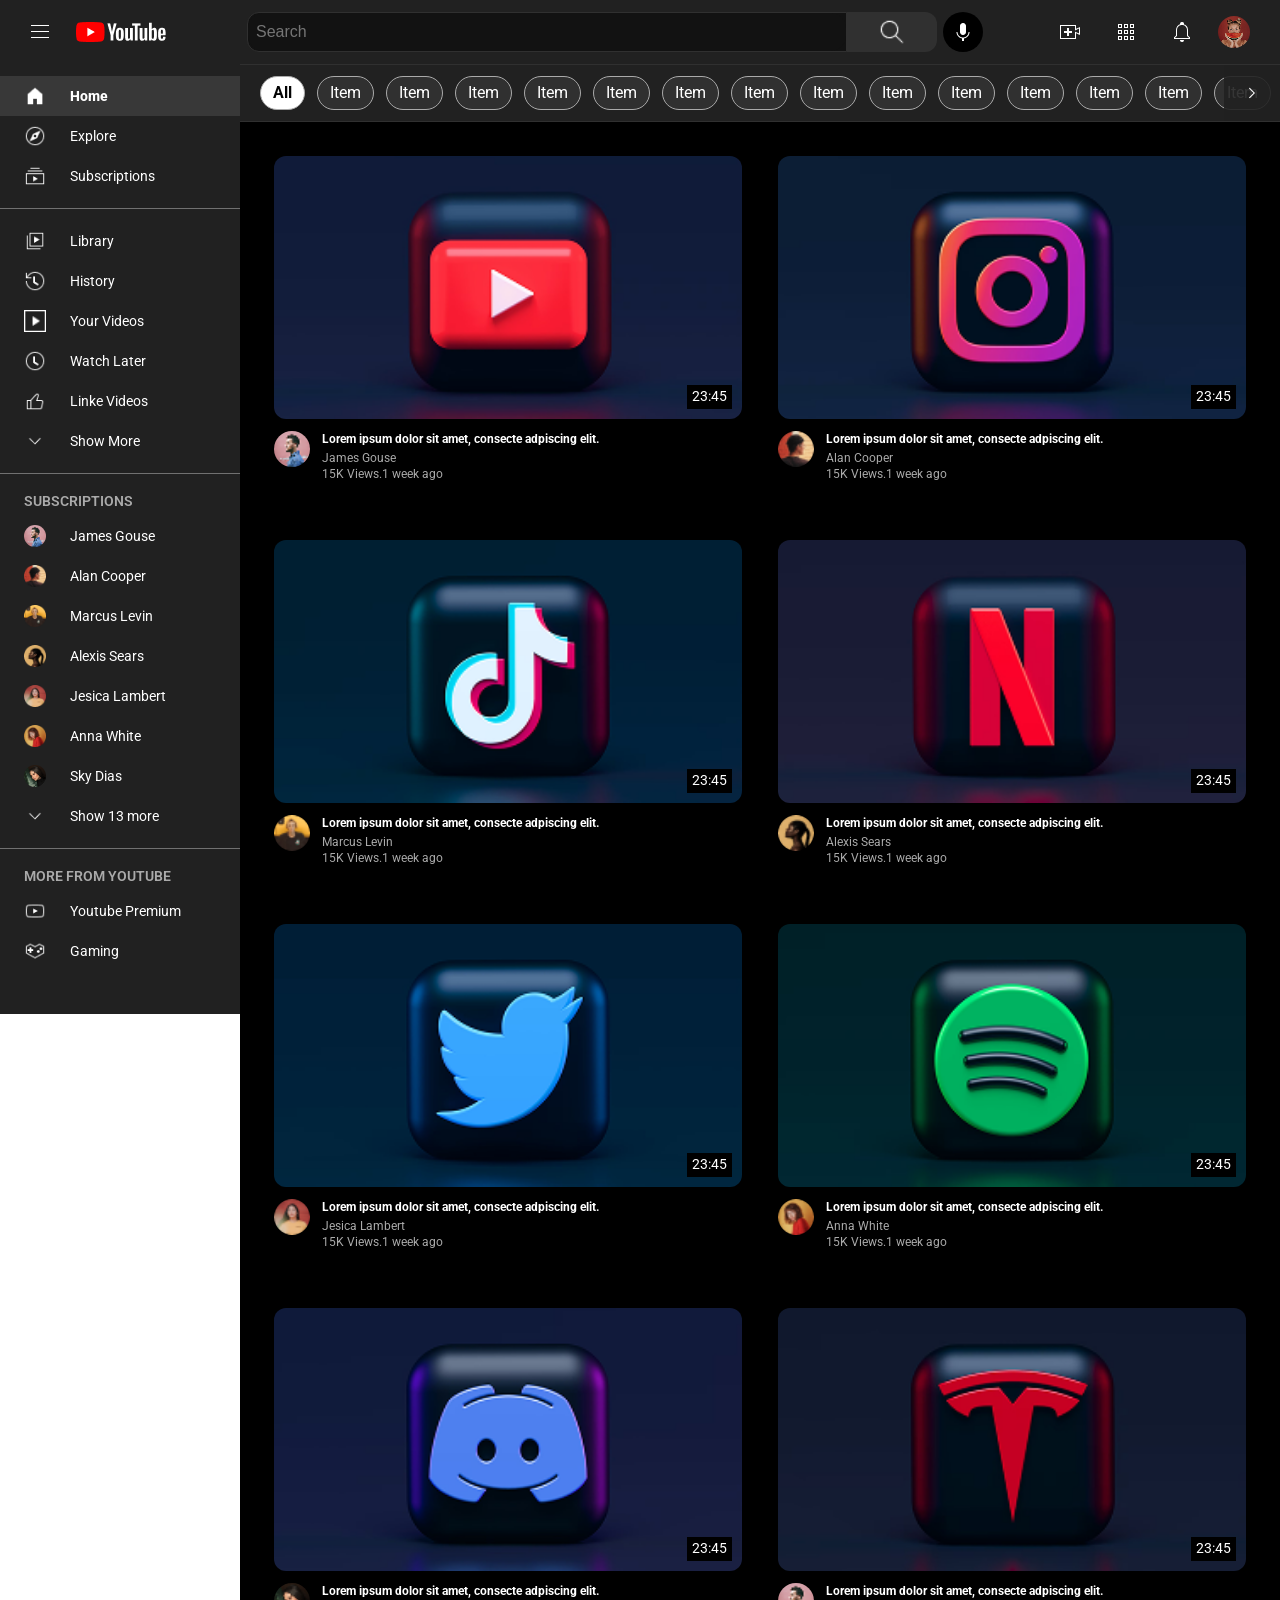
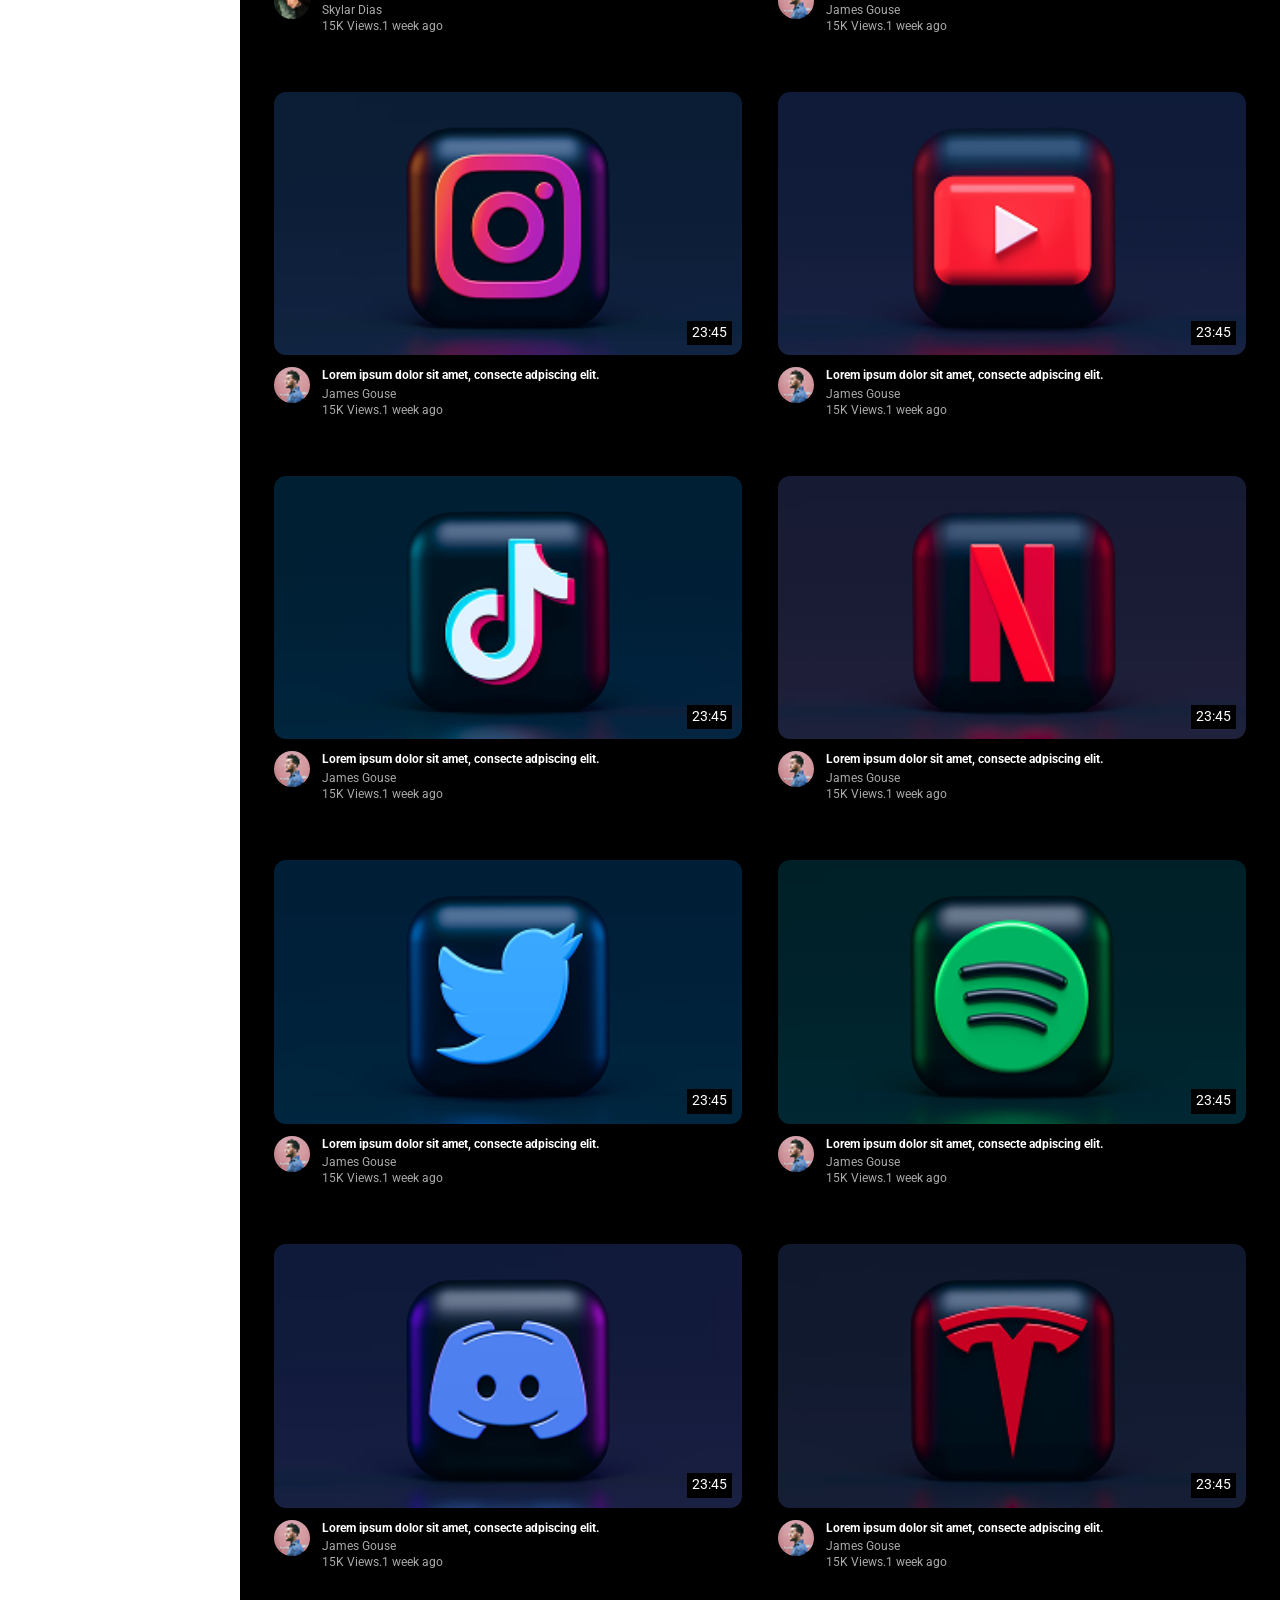
<file: index.html>
<!doctype html>
<html lang="ko">
  <head>
    <meta charset="UTF-8" />
    <link rel="icon" type="image/x-icon" href="./favicon.ico" />
    <meta name="viewport" content="width=device-width, initial-scale=1.0" />
    <meta name="description" content="이스트소프트 오르미 프론트엔드 15기 First Class 1차 프로젝트 Youtube 클론 코딩입니다." />
    <meta name="author" content="정다혜, 김내현, 김지훈" />
    <meta name="keywords" content="유튜브 클론, HTML, CSS, Video, 오르미, 이스트소프트" />
    <!-- 최적화를 위한 og -->
    <meta property="og:type" content="website" />
    <meta property="og:title" content="First Class Youtube" />
    <meta property="og:description" content="이스트소프트 오르미 프론트엔드 15기 First Class 1차 프로젝트 Youtube 클론 코딩입니다." />
    <meta property="og:image" content="./favicon.ico" />
    <meta property="og:url" content="https://jungdahye.github.io/YouTube_First_Class/" />
    <!-- material icon -->
    <link href="https://fonts.googleapis.com/css2?family=Material+Symbols+Outlined" rel="stylesheet" />
    <!-- reset css -->
    <link rel="stylesheet" href="./css/reset.css" />
    <link rel="stylesheet" href="./css/common.css" />
    <link rel="stylesheet" href="./css/header.css" />
    <link rel="stylesheet" href="./css/main.css" />
    <title>First Class Youtube</title>
  </head>
  <body>
    <div class="container">
      <!-- 해더 영역 -->
      <header class="header">
        <!-- 모바일 검색창 체크 박스 -->
        <input type="checkbox" id="MobileSearch" class="mobile-checkbox" />
        <!-- 햄배거 버튼 체크박스 -->
        <input type="checkbox" id="CheckBox" class="header-hamburger" />
        <div class="hamburger-container">
          <label for="CheckBox" class="hamburger-label">
            <img src="./images/main/icon-hamburger.png" alt="햄버거" />
          </label>
          <a href="./index.html">
            <img src="./images/main/Logo.png" alt="로고" class="logo-img" />
          </a>
        </div>
        <!-- 헤더 검색 컨테이너 -->
        <div class="search-container">
          <!-- 모바일 뒤로가기 버튼 -->
          <label for="MobileSearch" class="back-btn">←</label>
          <!--  검색 컨테이너 -->
          <div class="header-search-container">
            <div class="header-search">
              <img src="./images/main/btn-search.png" alt="검색" class="search-focus-icon" />
              <input type="text" placeholder="Search" />
              <!-- 검색 히스토리 -->
              <div class="search-history">
                <ul>
                  <li>
                    <a href="#"><span class="material-symbols-outlined"> history </span> 오르미 <span class="material-symbols-outlined history-close"> close </span></a>
                  </li>
                  <li>
                    <a href="#"><span class="material-symbols-outlined"> history </span> 프론트엔드 <span class="material-symbols-outlined history-close"> close </span></a>
                  </li>
                  <li>
                    <a href="#"><span class="material-symbols-outlined"> history </span> First Class <span class="material-symbols-outlined history-close"> close </span></a>
                  </li>
                  <li>
                    <a href="#"><span class="material-symbols-outlined"> history </span> 프로젝트 <span class="material-symbols-outlined history-close"> close </span></a>
                  </li>
                </ul>
              </div>
            </div>
            <button class="search-btn">
              <img src="./images/main/btn-search.png" alt="검색버튼" />
            </button>
          </div>
          <!-- 마이크 버튼 -->
          <div class="header-mic-container">
            <img src="./images/main/btn-mic.png" alt="마이크버튼" />
          </div>
        </div>
        <!-- 헤더 네비 영역 -->
        <nav class="header-nav">
          <div class="header-nav-container">
            <!-- 모바일용 검색버튼 -> 클릭시 검색창 출력 -->
            <label for="MobileSearch" class="mobile-search-label">
              <img src="./images/main/btn-search.png" alt="검색버튼" class="header-profile mobile-search-img" />
            </label>
            <!-- 헤더-오른쪽-네비 -->
            <img src="./images/main/btn-video.png" alt="비디오버튼" class="header-profile header-play" />
            <img src="./images/main/btn-apps.png" alt="앱버튼" class="header-profile" />
            <div class="notification-container">
              <input type="checkbox" id="NotificationBtn" class="notification-btn" />
              <label for="NotificationBtn" class="notification-label">
                <img src="./images/main/btn-notifications.png" alt="알림버튼" class="header-notification" />
              </label>
              <div class="notification-dropdown">
                <div class="notification-dropdown-area">
                  <a href="#">
                    <p>알림</p>
                    <img src="./images/main/btn-settings.png" alt="알림 버튼" class="header-notification-setting" />
                  </a>
                </div>
                <div class="notification-area">
                  <h2>여기에 알림이 표시 됩니다.</h2>
                </div>
              </div>
            </div>
            <div class="profile-container">
              <input type="checkbox" id="ProfileBtn" class="profile-btn" />
              <label for="ProfileBtn" class="profile-label">
                <img src="./images/main/icon-User-Avatar-1.png" alt="프로필" class="header-profile" />
              </label>
              <div class="profile-dropdown">
                <div class="profile-dropdown-area header-profile-name">
                  <a href="#">
                    <img src="./images/main/icon-User-Avatar-1.png" alt="프로필" class="header-profile header-profile-img" />
                    <p>Scarlett Johansson</p>
                  </a>
                </div>
                <div class="profile-dropdown-area">
                  <a href="#">Google 계정</a>
                  <a href="#">계정 전환</a>
                  <a href="#">로그아웃</a>
                </div>
                <div class="profile-dropdown-area">
                  <a href="#">YouTube 스튜디오</a>
                  <a href="#">프리미엄 혜택</a>
                  <a href="#">구매 항목 및 멤버십</a>
                </div>
                <div class="profile-dropdown-area">
                  <a href="#">YouTube의 내 데이터</a>
                  <a href="#">디자인: 기기 테마</a>
                  <a href="#">표시언어: 한국어</a>
                  <a href="#">제한모드: 사용 안함</a>
                  <a href="#">위치: 한국</a>
                  <a href="#">키보드 단축키</a>
                </div>
                <div class="profile-dropdown-area profile-dropdown-last">
                  <a href="#">설정</a>
                  <a href="#">고객센터</a>
                  <a href="#">의견 보내기</a>
                </div>
              </div>
            </div>
          </div>
        </nav>
      </header>

      <!-- 메인영역 -->
      <main class="main">
        <!-- main-navigation -->
        <div class="main-nav-wrapper">
          <div class="main-nav-container">
            <nav class="main-nav">
              <ul class="main-nav-ul">
                <li class="item active">all</li>
                <li class="item">item</li>
                <li class="item">item</li>
                <li class="item">item</li>
                <li class="item">item</li>
                <li class="item">item</li>
                <li class="item">item</li>
                <li class="item">item</li>
                <li class="item">item</li>
                <li class="item">item</li>
                <li class="item">item</li>
                <li class="item">item</li>
                <li class="item">item</li>
                <li class="item">item</li>
                <li class="item">item</li>
                <li class="item">item</li>
                <li class="item">item</li>
                <li class="item">item</li>
                <li class="item">item</li>
                <li class="item">item</li>
                <li class="item">item</li>
                <li class="item">item</li>
                <li class="item">item</li>
                <li class="item">item</li>
                <li class="item">item</li>
                <li class="item">item</li>
                <li class="item">item</li>
                <li class="item">item</li>
                <li class="item">item</li>
                <li class="item">item</li>
              </ul>
            </nav>
            <span class="next-btn">
              <img src="./images/main/btn-next.png" alt="다음버튼" />
            </span>
          </div>
        </div>
        <!-- 메인 내 콘텐츠(비디오카드) -->
        <section class="video-list">
          <article class="video-card">
            <div class="video-relative">
              <img src="./images/main/img-youtube.png" alt="유튜브" class="video-card-img" />
              <span class="play-time">23:45</span>
            </div>
            <div class="video-card-container">
              <img src="./images/main/icon-User-Avatar-2.png" alt="아바타2" class="avatar" />
              <div class="video-card-content">
                <h2>lorem ipsum dolor sit amet, consecte adpiscing elit.</h2>
                <p class="user-name">james gouse</p>
                <p>15K Views.1 week ago</p>
              </div>
            </div>
          </article>

          <article class="video-card">
            <div class="video-relative">
              <img src="./images/main/img-instagram.png" alt="인스타" class="video-card-img" />
              <span class="play-time">23:45</span>
            </div>
            <div class="video-card-container">
              <img src="./images/main/icon-User-Avatar-3.png" alt="아바타3" class="avatar" />
              <div class="video-card-content">
                <h2>lorem ipsum dolor sit amet, consecte adpiscing elit.</h2>
                <p class="user-name">alan cooper</p>
                <p>15K Views.1 week ago</p>
              </div>
            </div>
          </article>

          <article class="video-card">
            <div class="video-relative">
              <img src="./images/main/img-tiktok.png" alt="틱톡" class="video-card-img" />
              <span class="play-time">23:45</span>
            </div>
            <div class="video-card-container">
              <img src="./images/main/icon-User-Avatar-4.png" alt="아바타4" class="avatar" />
              <div class="video-card-content">
                <h2>lorem ipsum dolor sit amet, consecte adpiscing elit.</h2>
                <p class="user-name">marcus levin</p>
                <p>15K Views.1 week ago</p>
              </div>
            </div>
          </article>

          <article class="video-card">
            <div class="video-relative">
              <img src="./images/main/img-netflix.png" alt="넷플릭스" class="video-card-img" />
              <span class="play-time">23:45</span>
            </div>
            <div class="video-card-container">
              <img src="./images/main/icon-User-Avatar-5.png" alt="아바타5" class="avatar" />
              <div class="video-card-content">
                <h2>lorem ipsum dolor sit amet, consecte adpiscing elit.</h2>
                <p class="user-name">alexis sears</p>
                <p>15K Views.1 week ago</p>
              </div>
            </div>
          </article>

          <article class="video-card">
            <div class="video-relative">
              <img src="./images/main/img-twitter.png" alt="트위터" class="video-card-img" />
              <span class="play-time">23:45</span>
            </div>
            <div class="video-card-container">
              <img src="./images/main/icon-User-Avatar-6.png" alt="아바타6" class="avatar" />
              <div class="video-card-content">
                <h2>lorem ipsum dolor sit amet, consecte adpiscing elit.</h2>
                <p class="user-name">jesica lambert</p>
                <p>15K Views.1 week ago</p>
              </div>
            </div>
          </article>

          <article class="video-card">
            <div class="video-relative">
              <img src="./images/main/img-spotify.png" alt="스푸티파이" class="video-card-img" />
              <span class="play-time">23:45</span>
            </div>
            <div class="video-card-container">
              <img src="./images/main/icon-User-Avatar-7.png" alt="아바타7" class="avatar" />
              <div class="video-card-content">
                <h2>lorem ipsum dolor sit amet, consecte adpiscing elit.</h2>
                <p class="user-name">anna white</p>
                <p>15K Views.1 week ago</p>
              </div>
            </div>
          </article>

          <article class="video-card">
            <div class="video-relative">
              <img src="./images/main/img-discord.png" alt="디스코드" class="video-card-img" />
              <span class="play-time">23:45</span>
            </div>
            <div class="video-card-container">
              <img src="./images/main/icon-User-Avatar-8.png" alt="아바타8" class="avatar" />
              <div class="video-card-content">
                <h2>lorem ipsum dolor sit amet, consecte adpiscing elit.</h2>
                <p class="user-name">skylar dias</p>
                <p>15K Views.1 week ago</p>
              </div>
            </div>
          </article>

          <article class="video-card">
            <div class="video-relative">
              <img src="./images/main/img-tesla.png" alt="테슬라" class="video-card-img" />
              <span class="play-time">23:45</span>
            </div>
            <div class="video-card-container">
              <img src="./images/main/icon-User-Avatar-2.png" alt="아바타2" class="avatar" />
              <div class="video-card-content">
                <h2>lorem ipsum dolor sit amet, consecte adpiscing elit.</h2>
                <p class="user-name">james gouse</p>
                <p>15K Views.1 week ago</p>
              </div>
            </div>
          </article>

          <article class="video-card">
            <div class="video-relative">
              <img src="./images/main/img-instagram.png" alt="인스타" class="video-card-img" />
              <span class="play-time">23:45</span>
            </div>
            <div class="video-card-container">
              <img src="./images/main/icon-User-Avatar-2.png" alt="아바타2" class="avatar" />
              <div class="video-card-content">
                <h2>lorem ipsum dolor sit amet, consecte adpiscing elit.</h2>
                <p class="user-name">james gouse</p>
                <p>15K Views.1 week ago</p>
              </div>
            </div>
          </article>

          <article class="video-card">
            <div class="video-relative">
              <img src="./images/main/img-youtube.png" alt="유튜브" class="video-card-img" />
              <span class="play-time">23:45</span>
            </div>
            <div class="video-card-container">
              <img src="./images/main/icon-User-Avatar-2.png" alt="아바타2" class="avatar" />
              <div class="video-card-content">
                <h2>lorem ipsum dolor sit amet, consecte adpiscing elit.</h2>
                <p class="user-name">james gouse</p>
                <p>15K Views.1 week ago</p>
              </div>
            </div>
          </article>

          <article class="video-card">
            <div class="video-relative">
              <img src="./images/main/img-tiktok.png" alt="틱톡" class="video-card-img" />
              <span class="play-time">23:45</span>
            </div>
            <div class="video-card-container">
              <img src="./images/main/icon-User-Avatar-2.png" alt="아바타2" class="avatar" />
              <div class="video-card-content">
                <h2>lorem ipsum dolor sit amet, consecte adpiscing elit.</h2>
                <p class="user-name">james gouse</p>
                <p>15K Views.1 week ago</p>
              </div>
            </div>
          </article>

          <article class="video-card">
            <div class="video-relative">
              <img src="./images/main/img-netflix.png" alt="넷플릭스" class="video-card-img" />
              <span class="play-time">23:45</span>
            </div>
            <div class="video-card-container">
              <img src="./images/main/icon-User-Avatar-2.png" alt="아바타2" class="avatar" />
              <div class="video-card-content">
                <h2>lorem ipsum dolor sit amet, consecte adpiscing elit.</h2>
                <p class="user-name">james gouse</p>
                <p>15K Views.1 week ago</p>
              </div>
            </div>
          </article>

          <article class="video-card">
            <div class="video-relative">
              <img src="./images/main/img-twitter.png" alt="트위터" class="video-card-img" />
              <span class="play-time">23:45</span>
            </div>
            <div class="video-card-container">
              <img src="./images/main/icon-User-Avatar-2.png" alt="아바타2" class="avatar" />
              <div class="video-card-content">
                <h2>lorem ipsum dolor sit amet, consecte adpiscing elit.</h2>
                <p class="user-name">james gouse</p>
                <p>15K Views.1 week ago</p>
              </div>
            </div>
          </article>

          <article class="video-card">
            <div class="video-relative">
              <img src="./images/main/img-spotify.png" alt="스푸티파이" class="video-card-img" />
              <span class="play-time">23:45</span>
            </div>
            <div class="video-card-container">
              <img src="./images/main/icon-User-Avatar-2.png" alt="아바타2" class="avatar" />
              <div class="video-card-content">
                <h2>lorem ipsum dolor sit amet, consecte adpiscing elit.</h2>
                <p class="user-name">james gouse</p>
                <p>15K Views.1 week ago</p>
              </div>
            </div>
          </article>

          <article class="video-card">
            <div class="video-relative">
              <img src="./images/main/img-discord.png" alt="디스코드" class="video-card-img" />
              <span class="play-time">23:45</span>
            </div>
            <div class="video-card-container">
              <img src="./images/main/icon-User-Avatar-2.png" alt="아바타2" class="avatar" />
              <div class="video-card-content">
                <h2>lorem ipsum dolor sit amet, consecte adpiscing elit.</h2>
                <p class="user-name">james gouse</p>
                <p>15K Views.1 week ago</p>
              </div>
            </div>
          </article>

          <article class="video-card">
            <div class="video-relative">
              <img src="./images/main/img-tesla.png" alt="테슬라" class="video-card-img" />
              <span class="play-time">23:45</span>
            </div>
            <div class="video-card-container">
              <img src="./images/main/icon-User-Avatar-2.png" alt="아바타2" class="avatar" />
              <div class="video-card-content">
                <h2>lorem ipsum dolor sit amet, consecte adpiscing elit.</h2>
                <p class="user-name">james gouse</p>
                <p>15K Views.1 week ago</p>
              </div>
            </div>
          </article>
        </section>
      </main>

      <!-- 왼쪽 사이드바 영역 -->
      <aside class="aside">
        <div class="aside-logo">
          <label for="CheckBox" class="hamburger-label">
            <img src="./images/main/icon-hamburger.png" alt="햄버거" />
          </label>
          <img src="./images/main/Logo.png" class="logo-img" alt="로고" />
        </div>
        <nav class="aside-nav">
          <section class="aside-nav-container">
            <ul>
              <li class="aside-nav-item active">
                <img src="./images/main/btn-home.png" alt="홈" />
                <p>home</p>
              </li>
              <li class="aside-nav-item">
                <img src="./images/main/btn-explore.png" alt="익스플로어" />
                <p>explore</p>
              </li>
              <li class="aside-nav-item">
                <img src="./images/main/btn-subscriptions.png" alt="서브스크립션" />
                <p>subscriptions</p>
              </li>
            </ul>
          </section>

          <section class="aside-nav-container">
            <ul>
              <li class="aside-nav-item">
                <img src="./images/main/btn-Library.png" alt="라이브러리" />
                <p>library</p>
              </li>
              <li class="aside-nav-item">
                <img src="./images/main/btn-history.png" alt="히스토리" />
                <p>history</p>
              </li>
              <li class="aside-nav-item">
                <img src="./images/main/btn-yourvideos.png" alt="나의 비디오" />
                <p>your videos</p>
              </li>
              <li class="aside-nav-item">
                <img src="./images/main/btn-watchLater.png" alt="와치레이터" />
                <p>watch later</p>
              </li>
              <li class="aside-nav-item">
                <img src="./images/main/btn-likedvideos.png" alt="링크 비디오" />
                <p>linke videos</p>
              </li>
              <li class="aside-nav-item">
                <img src="./images/main/btn-arrowBotton.png" alt="더보기버튼" />
                <p>show more</p>
              </li>
            </ul>
          </section>

          <section class="aside-nav-container">
            <h2>subscriptions</h2>
            <ul>
              <li class="aside-nav-item">
                <img src="./images/main/icon-User-Avatar-2.png" alt="아바타2" class="user-avatar" />
                <p>james gouse</p>
              </li>
              <li class="aside-nav-item">
                <img src="./images/main/icon-User-Avatar-3.png" alt="아바타3" />
                <p>alan cooper</p>
              </li>
              <li class="aside-nav-item">
                <a href="./channel.html">
                  <img src="./images/main/icon-User-Avatar-4.png" alt="아바타4" />
                  <p>marcus levin</p>
                </a>
              </li>
              <li class="aside-nav-item">
                <img src="./images/main/icon-User-Avatar-5.png" alt="아바타5" />
                <p>alexis sears</p>
              </li>
              <li class="aside-nav-item">
                <img src="./images/main/icon-User-Avatar-6.png" alt="아바타6" />
                <p>jesica lambert</p>
              </li>
              <li class="aside-nav-item">
                <img src="./images/main/icon-User-Avatar-7.png" alt="아바타7" />
                <p>anna white</p>
              </li>
              <li class="aside-nav-item">
                <img src="./images/main/icon-User-Avatar-8.png" alt="아바타8" class="avatar8-radius" />
                <p>sky dias</p>
              </li>
              <li class="aside-nav-item">
                <img src="./images/main/btn-arrowBotton.png" alt="더보기" />
                <p class="item-show">show 13 more</p>
              </li>
            </ul>
          </section>

          <section class="aside-nav-container">
            <h2>more from youtube</h2>
            <ul>
              <li class="aside-nav-item">
                <img src="./images/main/btn-youtubeprimium.png" alt="프리미엄" />
                <p>youtube premium</p>
              </li>
              <li class="aside-nav-item">
                <img src="./images/main/btn-gaming.png" alt="게이밍" />
                <p>gaming</p>
              </li>
              <li class="aside-nav-item">
                <img src="./images/main/btn-live.png" alt="라이브" />
                <p>live</p>
              </li>
              <li class="aside-nav-item">
                <img src="./images/main/btn-sports.png" alt="스포츠" />
                <p>sports</p>
              </li>
            </ul>
          </section>

          <section class="aside-nav-container">
            <ul>
              <li class="aside-nav-item">
                <img src="./images/main/btn-settings.png" alt="세팅" />
                <p>settings</p>
              </li>
              <li class="aside-nav-item">
                <img src="./images/main/btn-report.png" alt="리포트" />
                <p>report history</p>
              </li>
              <li class="aside-nav-item">
                <img src="./images/main/btn-help.png" alt="헬프" />
                <p>help</p>
              </li>
              <li class="aside-nav-item">
                <img src="./images/main/btn-send-feedback.png" alt="피드백" />
                <p>send feedback</p>
              </li>
            </ul>
          </section>
        </nav>
      </aside>
    </div>
  </body>
</html>
</file>
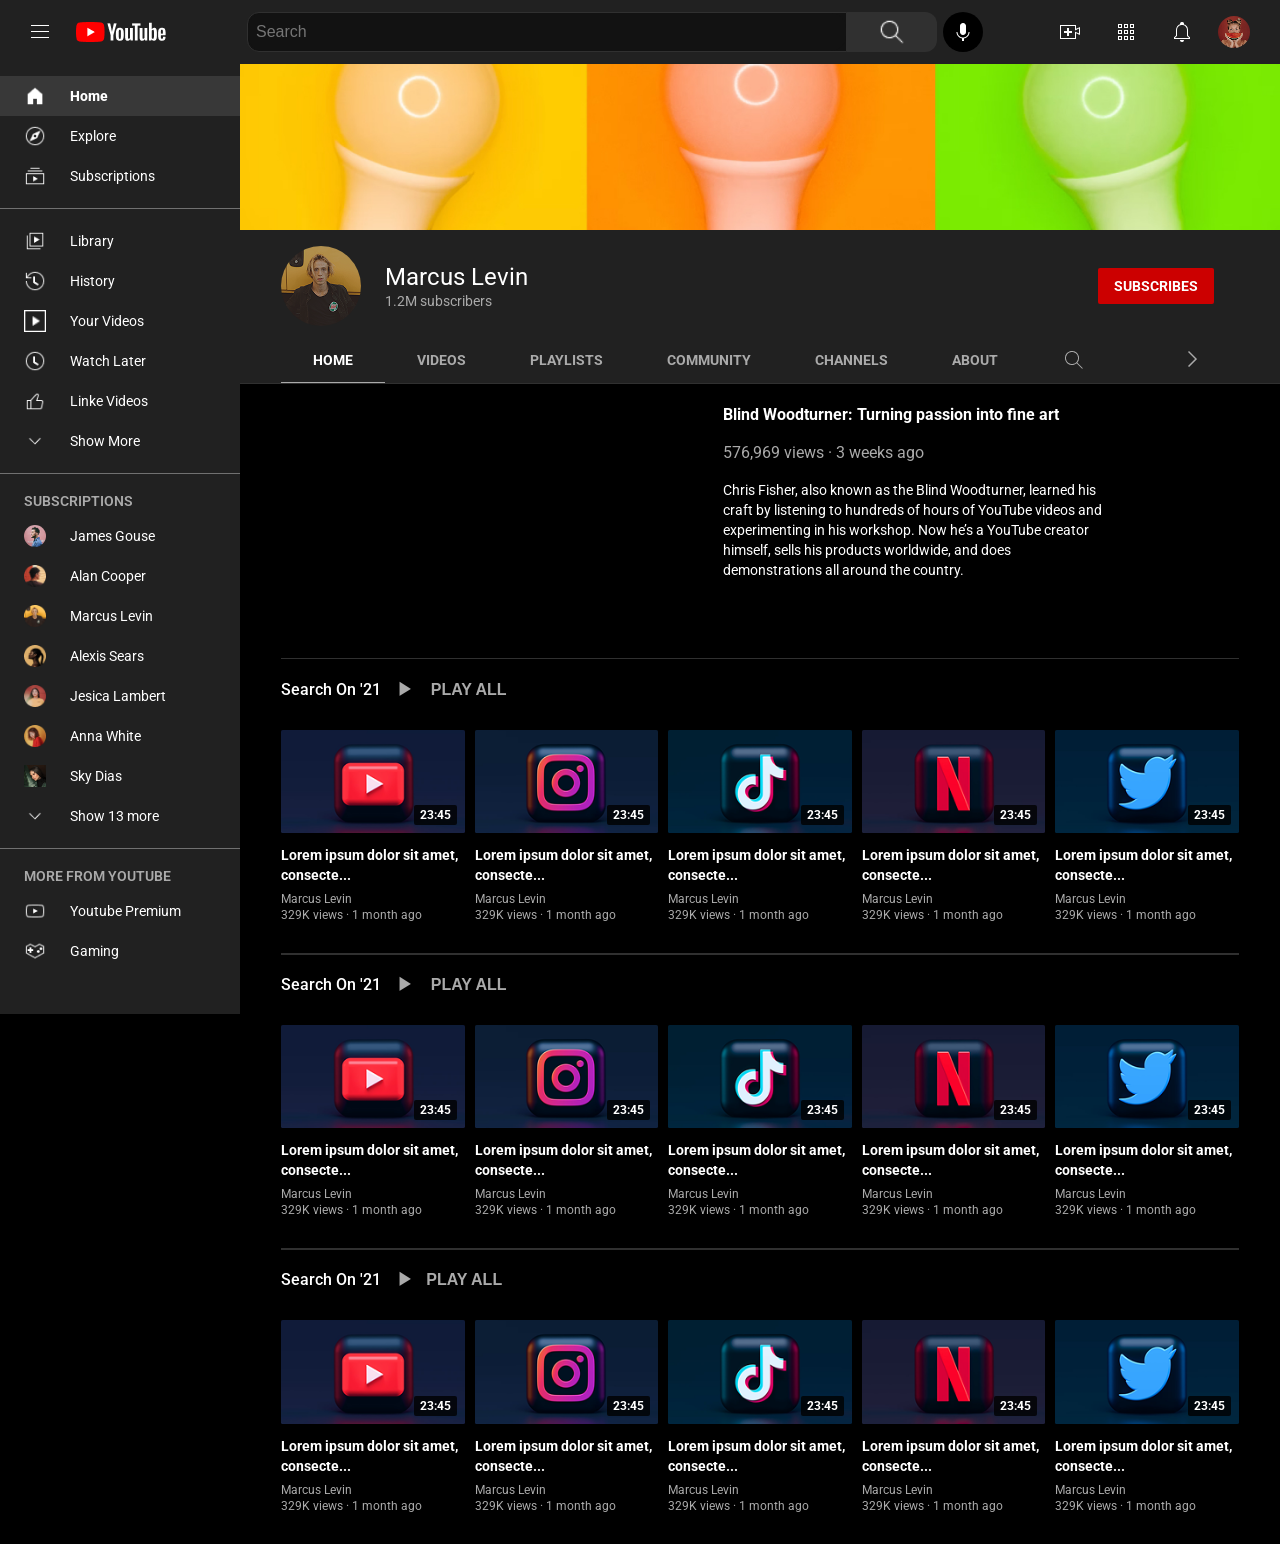
<file: channel.html>
<!doctype html>
<html lang="ko">
  <head>
    <meta charset="UTF-8" />
    <link rel="icon" type="image/x-icon" href="./favicon.ico" />
    <meta name="viewport" content="width=device-width, initial-scale=1.0" />
    <meta name="description" content="이스트소프트 오르미 프론트엔드 15기 First Class 1차 프로젝트 Youtube 클론 코딩입니다." />
    <meta name="author" content="정다혜, 김내현, 김지훈" />
    <meta name="keywords" content="유튜브 클론, HTML, CSS, Video, 오르미, 이스트소프트" />
    <!-- 최적화를 위한 og -->
    <meta property="og:type" content="website" />
    <meta property="og:title" content="First Class Youtube" />
    <meta property="og:description" content="이스트소프트 오르미 프론트엔드 15기 First Class 1차 프로젝트 Youtube 클론 코딩입니다." />
    <meta property="og:image" content="./favicon.ico" />
    <meta property="og:url" content="https://jungdahye.github.io/YouTube_First_Class/" />
    <!-- material icon -->
    <link href="https://fonts.googleapis.com/css2?family=Material+Symbols+Outlined" rel="stylesheet" />
    <!--- reset css --->
    <link rel="stylesheet" href="./css/reset.css" />
    <link rel="stylesheet" href="./css/common.css" />
    <link rel="stylesheet" href="./css/header.css" />
    <link rel="stylesheet" href="./css/channel.css" />

    <title>First Class Youtube - Channel</title>
  </head>
  <body>
    <div class="container">
      <header class="header">
        <!-- 모바일 검색창 체크 박스 -->
        <input type="checkbox" id="MobileSearch" class="mobile-checkbox" />
        <!-- 햄배거 버튼 체크박스 -->
        <input type="checkbox" id="CheckBox" class="header-hamburger" />
        <div class="hamburger-container">
          <label for="CheckBox" class="hamburger-label">
            <img src="./images/main/icon-hamburger.png" alt="햄버거버튼" />
          </label>
          <a href="./index.html">
            <img src="./images/main/Logo.png" alt="로고" class="logo-img" />
          </a>
        </div>
        <!-- 헤더 검색 컨테이너 -->
        <div class="search-container">
          <!-- 모바일 뒤로가기 버튼 -->
          <label for="MobileSearch" class="back-btn">←</label>
          <!--  검색 컨테이너 -->
          <div class="header-search-container">
            <div class="header-search">
              <img src="./images/main/btn-search.png" alt="검색" class="search-focus-icon" />
              <input type="text" placeholder="Search" />
              <!-- 검색 히스토리 -->
              <div class="search-history">
                <ul>
                  <li>
                    <a href="#"><span class="material-symbols-outlined"> history </span> 오르미 <span class="material-symbols-outlined history-close"> close </span></a>
                  </li>
                  <li>
                    <a href="#"><span class="material-symbols-outlined"> history </span> 프론트엔드 <span class="material-symbols-outlined history-close"> close </span></a>
                  </li>
                  <li>
                    <a href="#"><span class="material-symbols-outlined"> history </span> First Class <span class="material-symbols-outlined history-close"> close </span></a>
                  </li>
                  <li>
                    <a href="#"><span class="material-symbols-outlined"> history </span> 프로젝트 <span class="material-symbols-outlined history-close"> close </span></a>
                  </li>
                </ul>
              </div>
            </div>
            <button class="search-btn">
              <img src="./images/main/btn-search.png" alt="검색버튼" />
            </button>
          </div>
          <!-- 마이크 버튼 -->
          <div class="header-mic-container">
            <img src="./images/main/btn-mic.png" alt="마이크버튼" />
          </div>
        </div>
        <!-- 헤더 네비 영역 -->
        <nav class="header-nav">
          <div class="header-nav-container">
            <!-- 모바일용 검색버튼 -> 클릭시 검색창 출력 -->
            <label for="MobileSearch" class="mobile-search-label">
              <img src="./images/main/btn-search.png" alt="검색버튼" />
            </label>
            <!-- 헤더-오른쪽-네비 -->
            <img src="./images/main/btn-video.png" alt="비디오버튼" class="header-profile header-play" />
            <img src="./images/main/btn-apps.png" alt="앱버튼" class="header-profile" />

            <div class="notification-container">
              <input type="checkbox" id="NotificationBtn" class="notification-btn" />
              <label for="NotificationBtn" class="notification-label">
                <img src="./images/main/btn-notifications.png" alt="알림버튼" class="header-notification" />
              </label>
              <div class="notification-dropdown">
                <div class="notification-dropdown-area">
                  <a href="#">
                    <p>알림</p>
                    <img src="./images/main/btn-settings.png" alt="알림 버튼" class="header-notification" />
                  </a>
                </div>
                <div class="notification-area">
                  <h2>여기에 알림이 표시 됩니다.</h2>
                </div>
              </div>
            </div>
            <div class="profile-container">
              <input type="checkbox" id="ProfileBtn" class="profile-btn" />
              <label for="ProfileBtn" class="profile-label">
                <img src="./images/main/icon-User-Avatar-1.png" alt="프로필" class="header-profile" />
              </label>
              <div class="profile-dropdown">
                <div class="profile-dropdown-area">
                  <a href="#">
                    <img src="./images/main/icon-User-Avatar-1.png" alt="프로필" class="header-profile" />
                    <p>Scarlett Johansson</p>
                  </a>
                </div>
                <div class="profile-dropdown-area">
                  <a href="#">Google 계정</a>
                  <a href="#">계정 전환</a>
                  <a href="#">로그아웃</a>
                </div>
                <div class="profile-dropdown-area">
                  <a href="#">YouTube 스튜디오</a>
                  <a href="#">프리미엄 혜택</a>
                  <a href="#">구매 항목 및 멤버십</a>
                </div>
                <div class="profile-dropdown-area">
                  <a href="#">YouTube의 내 데이터</a>
                  <a href="#">디자인: 기기 테마</a>
                  <a href="#">표시언어: 한국어</a>
                  <a href="#">제한모드: 사용 안함</a>
                  <a href="#">위치: 한국</a>
                  <a href="#">키보드 단축키</a>
                </div>
                <div class="profile-dropdown-area profile-dropdown-last">
                  <a href="#">설정</a>
                  <a href="#">고객센터</a>
                  <a href="#">의견 보내기</a>
                </div>
              </div>
            </div>
          </div>
        </nav>
      </header>
      <!-- ===================== 채널 배너 ====================== -->
      <main class="channel">
        <!--- 채널 :: 커버 이미지 -->
        <section class="channel-banner">
          <img src="./images/img/channel-banner.jpg" alt="채널 커버 이미지" />
        </section>

        <!-- ===================== 채널 정보 ===================== -->
        <section class="channel-cover">
          <!-- 왼쪽: 프로필 이미지 + 채널 정보 -->
          <div class="channel-title">
            <img src="./images/img/User-Avatar.png" alt="Marcus Levin 프로필 이미지" />

            <div class="channel-profile">
              <h1 class="channel-name">Marcus Levin</h1>
              <p class="channel-subscribers">1.2M subscribers</p>
            </div>
          </div>
          <a href="#subscribeModal" class="btn-subscribes"><span>Subscribes</span></a>
        </section>

        <!-- HOME·VIDEOS 선택 상태 저장 -->
        <input type="radio" name="channel-tab" id="tab-home" class="tab-radio" checked />
        <input type="radio" name="channel-tab" id="tab-videos" class="tab-radio" />

        <!-- ===================== 네비게이션바 ===================== -->
        <nav class="channel-toolbar">
          <ul>
            <li><label for="tab-home" class="channel-tab">HOME</label></li>
            <li><label for="tab-videos" class="channel-tab">VIDEOS</label></li>
            <li><a href="#">PLAYLISTS</a></li>
            <li><a href="#">COMMUNITY</a></li>
            <li><a href="#">CHANNELS</a></li>
            <li><a href="#">ABOUT</a></li>
            <li class="tab-search">
              <button class="channel-search-btn">
                <!-- 돋보기 이미지 -->
                <img src="./images/img/search.png" alt="검색" />
              </button>
            </li>
          </ul>
          <!--  네이게이션바 안에 있는 버튼 (화살표)  -->
          <div class="channel-actions">
            <button class="channel-arrow-btn">
              <!-- 오른쪽 화살표 이미지 -->
              <img src="./images/img/chevron-right.png" alt="다음" />
            </button>
          </div>
        </nav>

        <!-- HOME에서 보여줄 기존 내용 -->
        <div class="home-content">
          <!-- ===================== 채널 :: 왼쪽 유튜브 영상 ===================== -->
          <section class="small-video">
            <div class="player">
              <iframe class="youtube-player" src="https://www.youtube.com/embed/jqlDfEeY0co" title="Blind Woodturner: Turning passion into fine art" allow="accelerometer; autoplay; clipboard-write; encrypted-media; gyroscope; picture-in-picture; web-share" allowfullscreen> </iframe>
            </div>
            <!-- 채널 :: 오른쪽 | 영상 설명 -->
            <div class="video-description">
              <h2 class="video-title">Blind Woodturner: Turning passion into fine art</h2>
              <p class="video-time">576,969 views · 3 weeks ago</p>
              <p class="video-desc">
                Chris Fisher, also known as the Blind Woodturner, learned his<br />
                craft by listening to hundreds of hours of YouTube videos and experimenting in his workshop. Now he’s a YouTube creator<br />
                himself, sells his products worldwide, and does<br />
                demonstrations all around the country.
              </p>
            </div>
          </section>

          <!-- ===================== 영상 섹션 1 ===================== -->
          <section class="playlist">
            <!-- 섹션 1 :: 제목 -->
            <div class="playlist-header">
              <h2 class="playlist-title">Search On '21</h2>
              <!-- PLAY ALL -->
              <button type="button" class="play-all-btn">▶ &nbsp;&nbsp;&nbsp;PLAY ALL</button>
            </div>
            <!-- 섹션 1 :: 영상 카드 목록 -->
            <div class="playlist-content">
              <!-- 섹션 1 :: 영상 카드 -->
              <!-----------------------------------< 영상 01 >---------------------------------->
              <article class="video-card">
                <div class="video-relative">
                  <img src="./images/img/youtube-img.png" alt="영상 썸네일" />
                  <span class="play-time">23:45</span>
                </div>
                <h3 class="video-card-title">Lorem ipsum dolor sit amet, consecte...</h3>
                <p class="video-channel">Marcus Levin</p>
                <p class="video-meta">329K views · 1 month ago</p>
              </article>
              <!-----------------------------------< 영상 02 >---------------------------------->
              <article class="video-card">
                <div class="video-relative">
                  <img src="./images/img/instagram-img.png" alt="영상 썸네일" />
                  <span class="play-time">23:45</span>
                </div>
                <h3 class="video-card-title">Lorem ipsum dolor sit amet, consecte...</h3>
                <p class="video-channel">Marcus Levin</p>
                <p class="video-meta">329K views · 1 month ago</p>
              </article>
              <!-----------------------------------< 영상 03 >---------------------------------->
              <article class="video-card">
                <div class="video-relative">
                  <img src="./images/img/tictok-img.png" alt="영상 썸네일" />
                  <span class="play-time">23:45</span>
                </div>
                <h3 class="video-card-title">Lorem ipsum dolor sit amet, consecte...</h3>
                <p class="video-channel">Marcus Levin</p>
                <p class="video-meta">329K views · 1 month ago</p>
              </article>
              <!-----------------------------------< 영상 04 >---------------------------------->
              <article class="video-card">
                <div class="video-relative">
                  <img src="./images/img/Netflix-img.png" alt="영상 썸네일" />
                  <span class="play-time">23:45</span>
                </div>
                <h3 class="video-card-title">Lorem ipsum dolor sit amet, consecte...</h3>
                <p class="video-channel">Marcus Levin</p>
                <p class="video-meta">329K views · 1 month ago</p>
              </article>
              <!-----------------------------------< 영상 05 >---------------------------------->
              <article class="video-card">
                <div class="video-relative">
                  <img src="./images/img/twitter-img.png" alt="영상 썸네일" />
                  <span class="play-time">23:45</span>
                </div>
                <h3 class="video-card-title">Lorem ipsum dolor sit amet, consecte...</h3>
                <p class="video-channel">Marcus Levin</p>
                <p class="video-meta">329K views · 1 month ago</p>
              </article>
            </div>
          </section>
          <section class="playlist">
            <!-- 섹션 1 :: 제목 -->
            <div class="playlist-header">
              <h2 class="playlist-title">Search On '21</h2>
              <!-- PLAY ALL -->
              <button type="button" class="play-all-btn">▶ &nbsp;&nbsp;&nbsp;PLAY ALL</button>
            </div>
            <!-- 섹션 1 :: 영상 카드 목록 -->
            <div class="playlist-content">
              <!-- 섹션 1 :: 영상 카드 -->
              <!-----------------------------------< 영상 01 >---------------------------------->
              <article class="video-card">
                <div class="video-relative">
                  <img src="./images/img/youtube-img.png" alt="영상 썸네일" />
                  <span class="play-time">23:45</span>
                </div>
                <h3 class="video-card-title">Lorem ipsum dolor sit amet, consecte...</h3>
                <p class="video-channel">Marcus Levin</p>
                <p class="video-meta">329K views · 1 month ago</p>
              </article>
              <!-----------------------------------< 영상 02 >---------------------------------->
              <article class="video-card">
                <div class="video-relative">
                  <img src="./images/img/instagram-img.png" alt="영상 썸네일" />
                  <span class="play-time">23:45</span>
                </div>
                <h3 class="video-card-title">Lorem ipsum dolor sit amet, consecte...</h3>
                <p class="video-channel">Marcus Levin</p>
                <p class="video-meta">329K views · 1 month ago</p>
              </article>
              <!-----------------------------------< 영상 03 >---------------------------------->
              <article class="video-card">
                <div class="video-relative">
                  <img src="./images/img/tictok-img.png" alt="영상 썸네일" />
                  <span class="play-time">23:45</span>
                </div>
                <h3 class="video-card-title">Lorem ipsum dolor sit amet, consecte...</h3>
                <p class="video-channel">Marcus Levin</p>
                <p class="video-meta">329K views · 1 month ago</p>
              </article>
              <!-----------------------------------< 영상 04 >---------------------------------->
              <article class="video-card">
                <div class="video-relative">
                  <img src="./images/img/Netflix-img.png" alt="영상 썸네일" />
                  <span class="play-time">23:45</span>
                </div>
                <h3 class="video-card-title">Lorem ipsum dolor sit amet, consecte...</h3>
                <p class="video-channel">Marcus Levin</p>
                <p class="video-meta">329K views · 1 month ago</p>
              </article>
              <!-----------------------------------< 영상 05 >---------------------------------->
              <article class="video-card">
                <div class="video-relative">
                  <img src="./images/img/twitter-img.png" alt="영상 썸네일" />
                  <span class="play-time">23:45</span>
                </div>
                <h3 class="video-card-title">Lorem ipsum dolor sit amet, consecte...</h3>
                <p class="video-channel">Marcus Levin</p>
                <p class="video-meta">329K views · 1 month ago</p>
              </article>
            </div>
          </section>

          <!-- ===================== 영상 섹션 2 ===================== -->
          <section class="playlist">
            <!-- 섹션 2 ::  제목 -->
            <div class="playlist-header">
              <h2 class="playlist-title">Search On '21</h2>
              <!-- PLAY ALL -->
              <button type="button" class="play-all-btn">▶&nbsp;&nbsp;&nbsp;PLAY ALL</button>
            </div>
            <!-- 섹션 2 :: 영상 카드 목록 -->
            <div class="playlist-content">
              <!-- 섹션 2 :: 영상 카드 -->
              <!-----------------------------------< 영상 01 >---------------------------------->
              <article class="video-card">
                <div class="video-relative">
                  <img src="./images/img/youtube-img.png" alt="영상 썸네일" />
                  <span class="play-time">23:45</span>
                </div>
                <h3 class="video-card-title">Lorem ipsum dolor sit amet, consecte...</h3>
                <p class="video-channel">Marcus Levin</p>
                <p class="video-meta">329K views · 1 month ago</p>
              </article>
              <!-----------------------------------< 영상 02 >---------------------------------->
              <article class="video-card">
                <div class="video-relative">
                  <img src="./images/img/instagram-img.png" alt="영상 썸네일" />
                  <span class="play-time">23:45</span>
                </div>
                <h3 class="video-card-title">Lorem ipsum dolor sit amet, consecte...</h3>
                <p class="video-channel">Marcus Levin</p>
                <p class="video-meta">329K views · 1 month ago</p>
              </article>
              <!-----------------------------------< 영상 03 >---------------------------------->
              <article class="video-card">
                <div class="video-relative">
                  <img src="./images/img/tictok-img.png" alt="영상 썸네일" />
                  <span class="play-time">23:45</span>
                </div>
                <h3 class="video-card-title">Lorem ipsum dolor sit amet, consecte...</h3>
                <p class="video-channel">Marcus Levin</p>
                <p class="video-meta">329K views · 1 month ago</p>
              </article>
              <!-----------------------------------< 영상 04 >---------------------------------->
              <article class="video-card">
                <div class="video-relative">
                  <img src="./images/img/Netflix-img.png" alt="영상 썸네일" />
                  <span class="play-time">23:45</span>
                </div>
                <h3 class="video-card-title">Lorem ipsum dolor sit amet, consecte...</h3>
                <p class="video-channel">Marcus Levin</p>
                <p class="video-meta">329K views · 1 month ago</p>
              </article>
              <!-----------------------------------< 영상 05 >---------------------------------->
              <article class="video-card">
                <div class="video-relative">
                  <img src="./images/img/twitter-img.png" alt="영상 썸네일" />
                  <span class="play-time">23:45</span>
                </div>
                <h3 class="video-card-title">Lorem ipsum dolor sit amet, consecte...</h3>
                <p class="video-channel">Marcus Levin</p>
                <p class="video-meta">329K views · 1 month ago</p>
              </article>
            </div>
          </section>
        </div>

        <!-- VIDEOS 선택 시 표시할 내용 -->
        <div class="videos-content">
          <section class="playlist">
            <div class="playlist-header">
              <h2 class="playlist-title">Videos</h2>
              <button type="button" class="play-all-btn">▶&nbsp;&nbsp;PLAY ALL</button>
            </div>

            <div class="playlist-content">
              <!-- 비디오 카드 넣는 위치 -->

              <!-- ------------------- 비 디 오 섹 션 0 1 --------------------- -->

              <article class="video-card">
                <a href="./video.html">
                  <div class="video-relative">
                    <img src="./images/img/twitter-img.png" alt="영상 썸네일" />
                    <span class="play-time">23:45</span>
                  </div>
                  <h3 class="video-card-title">Lorem ipsum dolor sit amet, consecte...</h3>
                  <p class="video-channel">Marcus Levin</p>
                  <p class="video-meta">329K views · 1 month ago</p>
                </a>
              </article>

              <article class="video-card">
                <div class="video-relative">
                  <img src="./images/img/Netflix-img.png" alt="영상 썸네일" />
                  <span class="play-time">23:45</span>
                </div>
                <h3 class="video-card-title">Lorem ipsum dolor sit amet, consecte...</h3>
                <p class="video-channel">Marcus Levin</p>
                <p class="video-meta">329K views · 1 month ago</p>
              </article>

              <article class="video-card">
                <div class="video-relative">
                  <img src="./images/img/tictok-img.png" alt="영상 썸네일" />
                  <span class="play-time">23:45</span>
                </div>
                <h3 class="video-card-title">Lorem ipsum dolor sit amet, consecte...</h3>
                <p class="video-channel">Marcus Levin</p>
                <p class="video-meta">329K views · 1 month ago</p>
              </article>

              <article class="video-card">
                <div class="video-relative">
                  <img src="./images/img/instagram-img.png" alt="영상 썸네일" />
                  <span class="play-time">23:45</span>
                </div>
                <h3 class="video-card-title">Lorem ipsum dolor sit amet, consecte...</h3>
                <p class="video-channel">Marcus Levin</p>
                <p class="video-meta">329K views · 1 month ago</p>
              </article>

              <article class="video-card">
                <div class="video-relative">
                  <img src="./images/img/youtube-img.png" alt="영상 썸네일" />
                  <span class="play-time">23:45</span>
                </div>
                <h3 class="video-card-title">Lorem ipsum dolor sit amet, consecte...</h3>
                <p class="video-channel">Marcus Levin</p>
                <p class="video-meta">329K views · 1 month ago</p>
              </article>

              <!-- ------------------- 비 디 오 섹 션 0 2 --------------------- -->

              <article class="video-card">
                <div class="video-relative">
                  <img src="./images/img/tictok-img.png" alt="영상 썸네일" />
                  <span class="play-time">23:45</span>
                </div>
                <h3 class="video-card-title">Lorem ipsum dolor sit amet, consecte...</h3>
                <p class="video-channel">Marcus Levin</p>
                <p class="video-meta">329K views · 1 month ago</p>
              </article>

              <article class="video-card">
                <div class="video-relative">
                  <img src="./images/img/instagram-img.png" alt="영상 썸네일" />
                  <span class="play-time">23:45</span>
                </div>
                <h3 class="video-card-title">Lorem ipsum dolor sit amet, consecte...</h3>
                <p class="video-channel">Marcus Levin</p>
                <p class="video-meta">329K views · 1 month ago</p>
              </article>

              <article class="video-card">
                <div class="video-relative">
                  <img src="./images/img/youtube-img.png" alt="영상 썸네일" />
                  <span class="play-time">23:45</span>
                </div>
                <h3 class="video-card-title">Lorem ipsum dolor sit amet, consecte...</h3>
                <p class="video-channel">Marcus Levin</p>
                <p class="video-meta">329K views · 1 month ago</p>
              </article>

              <article class="video-card">
                <div class="video-relative">
                  <img src="./images/img/Netflix-img.png" alt="영상 썸네일" />
                  <span class="play-time">23:45</span>
                </div>
                <h3 class="video-card-title">Lorem ipsum dolor sit amet, consecte...</h3>
                <p class="video-channel">Marcus Levin</p>
                <p class="video-meta">329K views · 1 month ago</p>
              </article>

              <article class="video-card">
                <div class="video-relative">
                  <img src="./images/img/twitter-img.png" alt="영상 썸네일" />
                  <span class="play-time">23:45</span>
                </div>
                <h3 class="video-card-title">Lorem ipsum dolor sit amet, consecte...</h3>
                <p class="video-channel">Marcus Levin</p>
                <p class="video-meta">329K views · 1 month ago</p>
              </article>
              <!-- ------------------- 비 디 오 섹 션 0 3 --------------------- -->
              <article class="video-card">
                <div class="video-relative">
                  <img src="./images/img/Netflix-img.png" alt="영상 썸네일" />
                  <span class="play-time">23:45</span>
                </div>
                <h3 class="video-card-title">Lorem ipsum dolor sit amet, consecte...</h3>
                <p class="video-channel">Marcus Levin</p>
                <p class="video-meta">329K views · 1 month ago</p>
              </article>

              <article class="video-card">
                <div class="video-relative">
                  <img src="./images/img/youtube-img.png" alt="영상 썸네일" />
                  <span class="play-time">23:45</span>
                </div>
                <h3 class="video-card-title">Lorem ipsum dolor sit amet, consecte...</h3>
                <p class="video-channel">Marcus Levin</p>
                <p class="video-meta">329K views · 1 month ago</p>
              </article>

              <article class="video-card">
                <div class="video-relative">
                  <img src="./images/img/twitter-img.png" alt="영상 썸네일" />
                  <span class="play-time">23:45</span>
                </div>
                <h3 class="video-card-title">Lorem ipsum dolor sit amet, consecte...</h3>
                <p class="video-channel">Marcus Levin</p>
                <p class="video-meta">329K views · 1 month ago</p>
              </article>

              <article class="video-card">
                <div class="video-relative">
                  <img src="./images/img/tictok-img.png" alt="영상 썸네일" />
                  <span class="play-time">23:45</span>
                </div>
                <h3 class="video-card-title">Lorem ipsum dolor sit amet, consecte...</h3>
                <p class="video-channel">Marcus Levin</p>
                <p class="video-meta">329K views · 1 month ago</p>
              </article>

              <article class="video-card">
                <div class="video-relative">
                  <img src="./images/img/instagram-img.png" alt="영상 썸네일" />
                  <span class="play-time">23:45</span>
                </div>
                <h3 class="video-card-title">Lorem ipsum dolor sit amet, consecte...</h3>
                <p class="video-channel">Marcus Levin</p>
                <p class="video-meta">329K views · 1 month ago</p>
              </article>
            </div>
          </section>
        </div>
      </main>

      <aside class="aside">
        <div class="aside-logo">
          <label for="CheckBox" class="hamburger-label">
            <img src="./images/main/icon-hamburger.png" alt="" />
          </label>
          <img src="./images/main/Logo.png" class="logo-img" alt="" />
        </div>
        <nav class="aside-nav">
          <section class="aside-nav-container">
            <ul>
              <li class="aside-nav-item active">
                <img src="./images/main/btn-home.png" alt="홈" />
                <p>home</p>
              </li>
              <li class="aside-nav-item">
                <img src="./images/main/btn-explore.png" alt="익스플로어" />
                <p>explore</p>
              </li>
              <li class="aside-nav-item">
                <img src="./images/main/btn-subscriptions.png" alt="서브스크립션" />
                <p>subscriptions</p>
              </li>
            </ul>
          </section>

          <section class="aside-nav-container">
            <ul>
              <li class="aside-nav-item">
                <img src="./images/main/btn-Library.png" alt="라이브러리" />
                <p>library</p>
              </li>
              <li class="aside-nav-item">
                <img src="./images/main/btn-history.png" alt="히스토리" />
                <p>history</p>
              </li>
              <li class="aside-nav-item">
                <img src="./images/main/btn-yourvideos.png" alt="나의 비디오" />
                <p>your videos</p>
              </li>
              <li class="aside-nav-item">
                <img src="./images/main/btn-watchLater.png" alt="와치레이터" />
                <p>watch later</p>
              </li>
              <li class="aside-nav-item">
                <img src="./images/main/btn-likedvideos.png" alt="링크 비디오" />
                <p>linke videos</p>
              </li>
              <li class="aside-nav-item">
                <img src="./images/main/btn-arrowBotton.png" alt="더보기버튼" />
                <p>show more</p>
              </li>
            </ul>
          </section>

          <section class="aside-nav-container">
            <h2>subscriptions</h2>
            <ul>
              <li class="aside-nav-item">
                <img src="./images/main/icon-User-Avatar-2.png" alt="아바타2" class="user-avatar" />
                <p>james gouse</p>
              </li>
              <li class="aside-nav-item">
                <img src="./images/main/icon-User-Avatar-3.png" alt="아바타3" />
                <p>alan cooper</p>
              </li>
              <li class="aside-nav-item">
                <img src="./images/main/icon-User-Avatar-4.png" alt="아바타4" />
                <p>marcus levin</p>
              </li>
              <li class="aside-nav-item">
                <img src="./images/main/icon-User-Avatar-5.png" alt="아바타5" />
                <p>alexis sears</p>
              </li>
              <li class="aside-nav-item">
                <img src="./images/main/icon-User-Avatar-6.png" alt="아바타6" />
                <p>jesica lambert</p>
              </li>
              <li class="aside-nav-item">
                <img src="./images/main/icon-User-Avatar-7.png" alt="아바타7" />
                <p>anna white</p>
              </li>
              <li class="aside-nav-item">
                <img src="./images/main/icon-User-Avatar-8.png" alt="아바타8" />
                <p>sky dias</p>
              </li>
              <li class="aside-nav-item">
                <img src="./images/main/btn-arrowBotton.png" alt="더보기" />
                <p class="item-show">show 13 more</p>
              </li>
            </ul>
          </section>

          <section class="aside-nav-container">
            <h2>more from youtube</h2>
            <ul>
              <li class="aside-nav-item">
                <img src="./images/main/btn-youtubeprimium.png" alt="프리미엄" />
                <p>youtube premium</p>
              </li>
              <li class="aside-nav-item">
                <img src="./images/main/btn-gaming.png" alt="게이밍" />
                <p>gaming</p>
              </li>
              <li class="aside-nav-item">
                <img src="./images/main/btn-live.png" alt="라이브" />
                <p>live</p>
              </li>
              <li class="aside-nav-item">
                <img src="./images/main/btn-sports.png" alt="스포츠" />
                <p>sports</p>
              </li>
            </ul>
          </section>

          <section class="aside-nav-container">
            <ul>
              <li class="aside-nav-item">
                <img src="./images/main/btn-settings.png" alt="세팅" />
                <p>settings</p>
              </li>
              <li class="aside-nav-item">
                <img src="./images/main/btn-report.png" alt="리포트" />
                <p>report history</p>
              </li>
              <li class="aside-nav-item">
                <img src="./images/main/btn-help.png" alt="헬프" />
                <p>help</p>
              </li>
              <li class="aside-nav-item">
                <img src="./images/main/btn-send-feedback.png" alt="피드백" />
                <p>send feedback</p>
              </li>
            </ul>
          </section>
        </nav>
      </aside>

      <!-- 공통 :: 모달 -->
      <div id="subscribeModal" class="modal-layout">
        <div class="modal-layout-inner">
          <a href="#" class="modal-bg"></a>
          <div class="modal-content">
            <div class="subscribe-content">
              <p><span>Marcus Levin</span> 구독을 취소하시겠습니까?</p>
              <div class="subscribe-btn">
                <a href="#">취소</a>
                <a href="#" class="unsubscribe">구독 취소</a>
              </div>
            </div>
          </div>
        </div>
      </div>
    </div>
  </body>
</html>
</file>
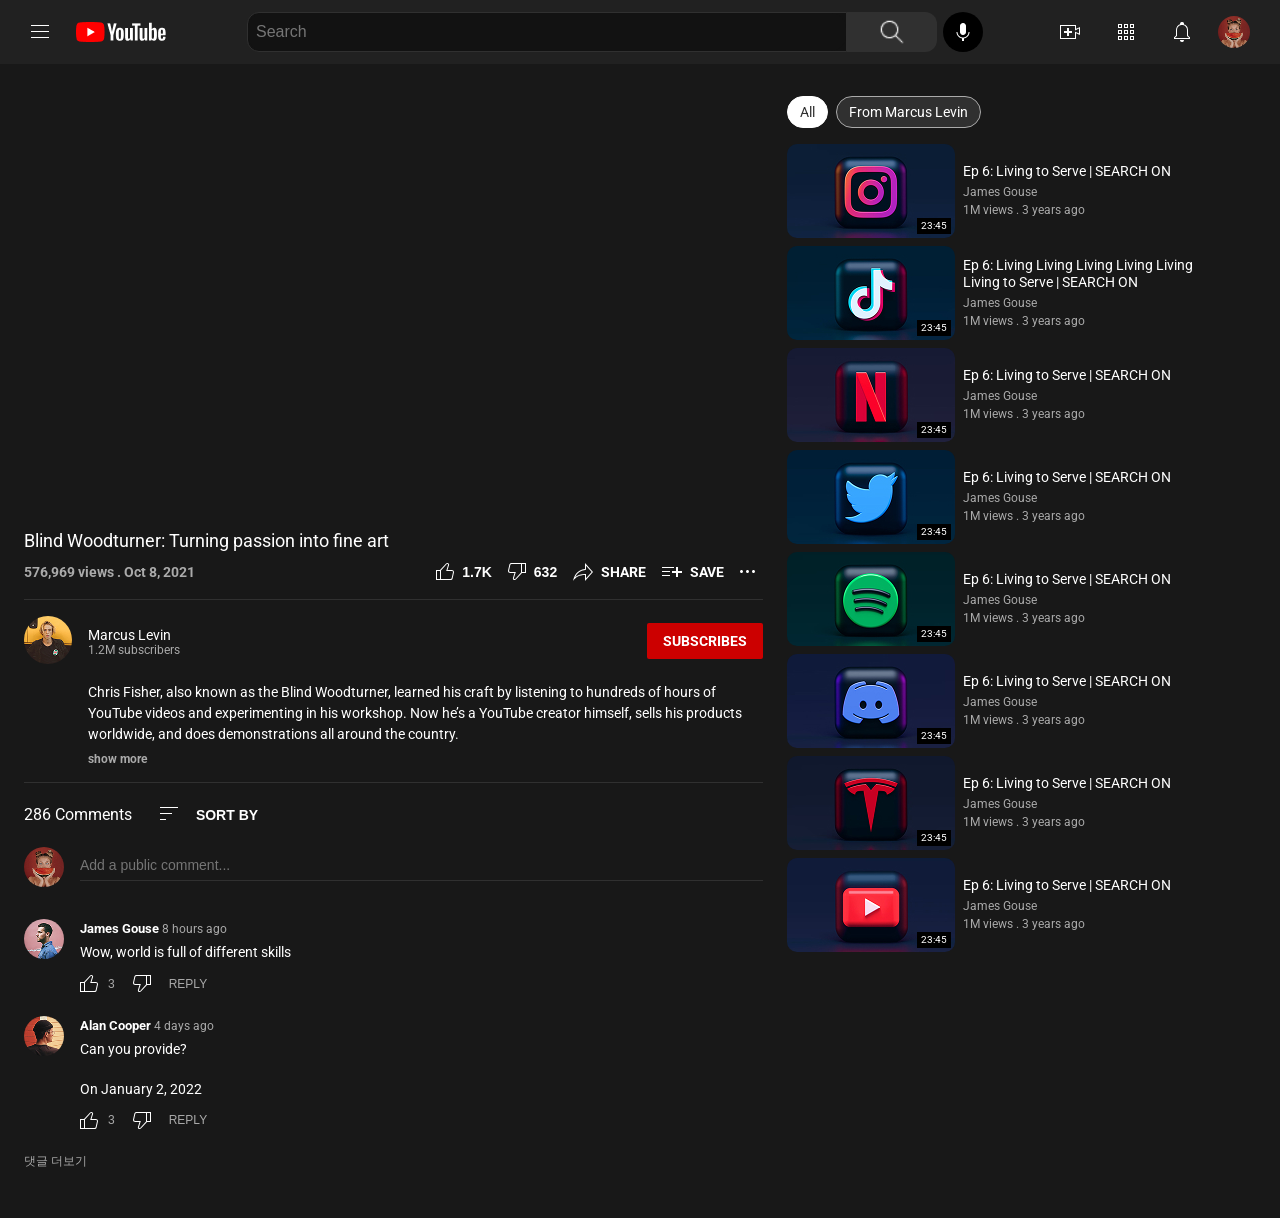
<file: video.html>
<!doctype html>
<html lang="ko">
  <head>
    <meta charset="UTF-8" />
    <link rel="icon" type="image/x-icon" href="./favicon.ico" />
    <meta name="viewport" content="width=device-width, initial-scale=1.0" />
    <meta name="description" content="이스트소프트 오르미 프론트엔드 15기 First Class 1차 프로젝트 Youtube 클론 코딩입니다." />
    <meta name="author" content="정다혜, 김내현, 김지훈" />
    <meta name="keywords" content="유튜브 클론, HTML, CSS, Video, 오르미, 이스트소프트" />
    <!-- 최적화를 위한 og -->
    <meta property="og:type" content="website" />
    <meta property="og:title" content="First Class Youtube" />
    <meta property="og:description" content="이스트소프트 오르미 프론트엔드 15기 First Class 1차 프로젝트 Youtube 클론 코딩입니다." />
    <meta property="og:image" content="./favicon.ico" />
    <meta property="og:url" content="https://jungdahye.github.io/YouTube_First_Class/" />
    <!-- material icon -->
    <link href="https://fonts.googleapis.com/css2?family=Material+Symbols+Outlined" rel="stylesheet" />
    <!-- reset css -->
    <link rel="stylesheet" href="./css/reset.css" />
    <link rel="stylesheet" href="./css/common.css" />
    <link rel="stylesheet" href="./css/header.css" />
    <link rel="stylesheet" href="./css/video.css" />
    <title>First Class Youtube - Video</title>
  </head>
  <body>
    <div class="container page-video">
      <!-- 해더 영역 -->
      <header class="header">
        <!-- 모바일 검색창 체크 박스 -->
        <input type="checkbox" id="MobileSearch" class="mobile-checkbox" />
        <!-- 햄배거 버튼 체크박스 -->
        <input type="checkbox" id="CheckBox" class="header-hamburger" />
        <div class="hamburger-container">
          <label for="CheckBox" class="hamburger-label">
            <img src="./images/main/icon-hamburger.png" alt="햄버거버튼" />
          </label>
          <a href="./index.html">
            <img src="./images/main/Logo.png" alt="로고" class="logo-img" />
          </a>
        </div>
        <!-- 헤더 검색 컨테이너 -->
        <div class="search-container">
          <!-- 모바일 뒤로가기 버튼 -->
          <label for="MobileSearch" class="back-btn">←</label>
          <!--  검색 컨테이너 -->
          <div class="header-search-container">
            <div class="header-search">
              <img src="./images/main/btn-search.png" alt="검색" class="search-focus-icon" />
              <input type="text" placeholder="Search" />
              <!-- 검색 히스토리 -->
              <div class="search-history">
                <ul>
                  <li>
                    <a href="#"><span class="material-symbols-outlined"> history </span> 오르미 <span class="material-symbols-outlined history-close"> close </span></a>
                  </li>
                  <li>
                    <a href="#"><span class="material-symbols-outlined"> history </span> 프론트엔드 <span class="material-symbols-outlined history-close"> close </span></a>
                  </li>
                  <li>
                    <a href="#"><span class="material-symbols-outlined"> history </span> First Class <span class="material-symbols-outlined history-close"> close </span></a>
                  </li>
                  <li>
                    <a href="#"><span class="material-symbols-outlined"> history </span> 프로젝트 <span class="material-symbols-outlined history-close"> close </span></a>
                  </li>
                </ul>
              </div>
            </div>
            <button class="search-btn">
              <img src="./images/main/btn-search.png" alt="검색버튼" />
            </button>
          </div>
          <!-- 마이크 버튼 -->
          <div class="header-mic-container">
            <img src="./images/main/btn-mic.png" alt="마이크버튼" />
          </div>
        </div>
        <!-- 헤더 네비 영역 -->
        <nav class="header-nav">
          <div class="header-nav-container">
            <!-- 모바일용 검색버튼 -> 클릭시 검색창 출력 -->
            <label for="MobileSearch" class="mobile-search-label">
              <img src="./images/main/btn-search.png" alt="검색버튼" />
            </label>
            <!-- 헤더-오른쪽-네비 -->
            <img src="./images/main/btn-video.png" alt="비디오버튼" class="header-profile header-play" />
            <img src="./images/main/btn-apps.png" alt="앱버튼" class="header-profile" />

            <div class="notification-container">
              <input type="checkbox" id="NotificationBtn" class="notification-btn" />
              <label for="NotificationBtn" class="notification-label">
                <img src="./images/main/btn-notifications.png" alt="알림버튼" class="header-notification" />
              </label>
              <div class="notification-dropdown">
                <div class="notification-dropdown-area">
                  <a href="#">
                    <p>알림</p>
                    <img src="./images/main/btn-settings.png" alt="알림 버튼" class="header-notification" />
                  </a>
                </div>
                <div class="notification-area">
                  <h2>여기에 알림이 표시 됩니다.</h2>
                </div>
              </div>
            </div>
            <div class="profile-container">
              <input type="checkbox" id="ProfileBtn" class="profile-btn" />
              <label for="ProfileBtn" class="profile-label">
                <img src="./images/main/icon-User-Avatar-1.png" alt="프로필" class="header-profile" />
              </label>
              <div class="profile-dropdown">
                <div class="profile-dropdown-area">
                  <a href="#">
                    <img src="./images/main/icon-User-Avatar-1.png" alt="프로필" class="header-profile" />
                    <p>Scarlett Johansson</p>
                  </a>
                </div>
                <div class="profile-dropdown-area">
                  <a href="#">Google 계정</a>
                  <a href="#">계정 전환</a>
                  <a href="#">로그아웃</a>
                </div>
                <div class="profile-dropdown-area">
                  <a href="#">YouTube 스튜디오</a>
                  <a href="#">프리미엄 혜택</a>
                  <a href="#">구매 항목 및 멤버십</a>
                </div>
                <div class="profile-dropdown-area">
                  <a href="#">YouTube의 내 데이터</a>
                  <a href="#">디자인: 기기 테마</a>
                  <a href="#">표시언어: 한국어</a>
                  <a href="#">제한모드: 사용 안함</a>
                  <a href="#">위치: 한국</a>
                  <a href="#">키보드 단축키</a>
                </div>
                <div class="profile-dropdown-area profile-dropdown-last">
                  <a href="#">설정</a>
                  <a href="#">고객센터</a>
                  <a href="#">의견 보내기</a>
                </div>
              </div>
            </div>
          </div>
        </nav>
      </header>

      <aside class="aside">
        <div class="aside-logo">
          <label for="CheckBox" class="hamburger-label">
            <img src="./images/main/icon-hamburger.png" alt="" />
          </label>
          <img src="./images/main/Logo.png" class="logo-img" alt="" />
        </div>
        <nav class="aside-nav">
          <section class="aside-nav-container">
            <ul>
              <li class="aside-nav-item active">
                <img src="./images/main/btn-home.png" alt="홈" />
                <p>home</p>
              </li>
              <li class="aside-nav-item">
                <img src="./images/main/btn-explore.png" alt="익스플로어" />
                <p>explore</p>
              </li>
              <li class="aside-nav-item">
                <img src="./images/main/btn-subscriptions.png" alt="서브스크립션" />
                <p>subscriptions</p>
              </li>
            </ul>
          </section>

          <section class="aside-nav-container">
            <ul>
              <li class="aside-nav-item">
                <img src="./images/main/btn-Library.png" alt="라이브러리" />
                <p>library</p>
              </li>
              <li class="aside-nav-item">
                <img src="./images/main/btn-history.png" alt="히스토리" />
                <p>history</p>
              </li>
              <li class="aside-nav-item">
                <img src="./images/main/btn-yourvideos.png" alt="나의 비디오" />
                <p>your videos</p>
              </li>
              <li class="aside-nav-item">
                <img src="./images/main/btn-watchLater.png" alt="와치레이터" />
                <p>watch later</p>
              </li>
              <li class="aside-nav-item">
                <img src="./images/main/btn-likedvideos.png" alt="링크 비디오" />
                <p>linke videos</p>
              </li>
              <li class="aside-nav-item">
                <img src="./images/main/btn-arrowBotton.png" alt="더보기버튼" />
                <p>show more</p>
              </li>
            </ul>
          </section>

          <section class="aside-nav-container">
            <h2>subscriptions</h2>
            <ul>
              <li class="aside-nav-item">
                <img src="./images/main/icon-User-Avatar-2.png" alt="아바타2" class="user-avatar" />
                <p>james gouse</p>
              </li>
              <li class="aside-nav-item">
                <img src="./images/main/icon-User-Avatar-3.png" alt="아바타3" />
                <p>alan cooper</p>
              </li>
              <li class="aside-nav-item">
                <img src="./images/main/icon-User-Avatar-4.png" alt="아바타4" />
                <p>marcus levin</p>
              </li>
              <li class="aside-nav-item">
                <img src="./images/main/icon-User-Avatar-5.png" alt="아바타5" />
                <p>alexis sears</p>
              </li>
              <li class="aside-nav-item">
                <img src="./images/main/icon-User-Avatar-6.png" alt="아바타6" />
                <p>jesica lambert</p>
              </li>
              <li class="aside-nav-item">
                <img src="./images/main/icon-User-Avatar-7.png" alt="아바타7" />
                <p>anna white</p>
              </li>
              <li class="aside-nav-item">
                <img src="./images/main/icon-User-Avatar-8.png" alt="아바타8" />
                <p>sky dias</p>
              </li>
              <li class="aside-nav-item">
                <img src="./images/main/btn-arrowBotton.png" alt="더보기" />
                <p class="item-show">show 13 more</p>
              </li>
            </ul>
          </section>

          <section class="aside-nav-container">
            <h2>more from youtube</h2>
            <ul>
              <li class="aside-nav-item">
                <img src="./images/main/btn-youtubeprimium.png" alt="프리미엄" />
                <p>youtube premium</p>
              </li>
              <li class="aside-nav-item">
                <img src="./images/main/btn-gaming.png" alt="게이밍" />
                <p>gaming</p>
              </li>
              <li class="aside-nav-item">
                <img src="./images/main/btn-live.png" alt="라이브" />
                <p>live</p>
              </li>
              <li class="aside-nav-item">
                <img src="./images/main/btn-sports.png" alt="스포츠" />
                <p>sports</p>
              </li>
            </ul>
          </section>

          <section class="aside-nav-container">
            <ul>
              <li class="aside-nav-item">
                <img src="./images/main/btn-settings.png" alt="세팅" />
                <p>settings</p>
              </li>
              <li class="aside-nav-item">
                <img src="./images/main/btn-report.png" alt="리포트" />
                <p>report history</p>
              </li>
              <li class="aside-nav-item">
                <img src="./images/main/btn-help.png" alt="헬프" />
                <p>help</p>
              </li>
              <li class="aside-nav-item">
                <img src="./images/main/btn-send-feedback.png" alt="피드백" />
                <p>send feedback</p>
              </li>
            </ul>
          </section>
        </nav>
      </aside>

      <main class="main video-main">
        <section class="video-content">
          <!-- 비디오 :: 비디오 영역 -->
          <div class="video-iframe-bx">
            <iframe
              width="640"
              height="360"
              src="https://www.youtube.com/embed/prkygi2am8E?si=ZL3-Yq1isMjuoIFL"
              title="YouTube video player"
              allow="accelerometer; autoplay; clipboard-write; encrypted-media; gyroscope; picture-in-picture; web-share"
              referrerpolicy="strict-origin-when-cross-origin"
              allowfullscreen
            ></iframe>
          </div>

          <!-- 비디오 :: 제목 -->
          <header class="video-title">
            <h2 class="title">Blind Woodturner: Turning passion into fine art</h2>
            <div class="video-title-info">
              <div class="video-info-date">576,969 views . Oct 8, 2021</div>
              <div class="video-info-btns">
                <button class="btn-like"><img src="./images/video/btn-like.svg" alt="좋아요" /> 1.7K</button>
                <button class="btn-dislike"><img src="./images/video/btn-dislike.svg" alt="싫어요" /> 632</button>
                <a href="#shareModal" class="btn-share"><img src="./images/video/btn-share.svg" alt="공유" /> SHARE</a>
                <a class="btn-save"
                  ><img src="./images/video/btn-save.svg" alt="저장" /> SAVE
                  <div class="save-dropdown">
                    <p>나중에 다시 보고 싶으신가요?</p>
                    <span>로그인하여 동영상을 재생목록에 추가하세요.</span>
                    <button>로그인</button>
                  </div>
                </a>
                <button class="btn-more"><img src="./images/video/btn-more.svg" alt="더보기" /></button>
              </div>
            </div>
          </header>

          <!-- 비디오 :: 유저정보 -->
          <div class="video-user">
            <div class="user-img">
              <div class="user-img-inner">
                <img src="./images/video/user-img-1.jpg" alt="유저 이미지" />
              </div>
            </div>
            <div class="user-info">
              <div class="user-info-top">
                <div class="user-name">
                  <p class="name">Marcus Levin</p>
                  <p class="subscribers">1.2M subscribers</p>
                </div>
                <div class="user-btn">
                  <a href="#subscribeModal" class="btn-subscribes"><span>Subscribes</span></a>
                </div>
              </div>
              <div class="video-info-bottom">
                <p>Chris Fisher, also known as the Blind Woodturner, learned his craft by listening to hundreds of hours of YouTube videos and experimenting in his workshop. Now he’s a YouTube creator himself, sells his products worldwide, and does demonstrations all around the country.</p>
                <a href="#">show more</a>
              </div>
            </div>
          </div>
        </section>

        <!-- 비디오 :: 관련 비디오 리스트 -->
        <section class="video-list">
          <!-- 비디오 :: 리스트 탭 -->
          <input type="radio" name="videoListTab" id="all" checked />
          <input type="radio" name="videoListTab" id="from" />
          <div class="video-tab">
            <label for="all">All</label>
            <label for="from">From Marcus Levin </label>
          </div>
          <!-- 비디오 :: 리스트 내용 -->
          <div class="video-list-content">
            <!-- 비디오 :: all 리스트 -->
            <div class="video-tab-content all-content">
              <div class="video-bx">
                <div class="video-img">
                  <img src="./images/video/video-img-1.jpg" alt="비디오 이미지" />
                  <span class="time">23:45</span>
                </div>
                <div class="video-info">
                  <h3 class="title">Ep 6: Living to Serve | SEARCH ON</h3>
                  <p class="maker">James Gouse</p>
                  <p class="info">1M views . 3 years ago</p>
                </div>
              </div>
              <div class="video-bx">
                <div class="video-img">
                  <img src="./images/video/video-img-2.jpg" alt="비디오 이미지" />
                  <span class="time">23:45</span>
                </div>
                <div class="video-info">
                  <h3 class="title">Ep 6: Living Living Living Living Living Living to Serve | SEARCH ON</h3>
                  <p class="maker">James Gouse</p>
                  <p class="info">1M views . 3 years ago</p>
                </div>
              </div>
              <div class="video-bx">
                <div class="video-img">
                  <img src="./images/video/video-img-3.jpg" alt="비디오 이미지" />
                  <span class="time">23:45</span>
                </div>
                <div class="video-info">
                  <h3 class="title">Ep 6: Living to Serve | SEARCH ON</h3>
                  <p class="maker">James Gouse</p>
                  <p class="info">1M views . 3 years ago</p>
                </div>
              </div>
              <div class="video-bx">
                <div class="video-img">
                  <img src="./images/video/video-img-4.jpg" alt="비디오 이미지" />
                  <span class="time">23:45</span>
                </div>
                <div class="video-info">
                  <h3 class="title">Ep 6: Living to Serve | SEARCH ON</h3>
                  <p class="maker">James Gouse</p>
                  <p class="info">1M views . 3 years ago</p>
                </div>
              </div>
              <div class="video-bx">
                <div class="video-img">
                  <img src="./images/video/video-img-5.jpg" alt="비디오 이미지" />
                  <span class="time">23:45</span>
                </div>
                <div class="video-info">
                  <h3 class="title">Ep 6: Living to Serve | SEARCH ON</h3>
                  <p class="maker">James Gouse</p>
                  <p class="info">1M views . 3 years ago</p>
                </div>
              </div>
              <div class="video-bx">
                <div class="video-img">
                  <img src="./images/video/video-img-6.jpg" alt="비디오 이미지" />
                  <span class="time">23:45</span>
                </div>
                <div class="video-info">
                  <h3 class="title">Ep 6: Living to Serve | SEARCH ON</h3>
                  <p class="maker">James Gouse</p>
                  <p class="info">1M views . 3 years ago</p>
                </div>
              </div>
              <div class="video-bx">
                <div class="video-img">
                  <img src="./images/video/video-img-7.jpg" alt="비디오 이미지" />
                  <span class="time">23:45</span>
                </div>
                <div class="video-info">
                  <h3 class="title">Ep 6: Living to Serve | SEARCH ON</h3>
                  <p class="maker">James Gouse</p>
                  <p class="info">1M views . 3 years ago</p>
                </div>
              </div>
              <div class="video-bx">
                <div class="video-img">
                  <img src="./images/video/video-img-8.jpg" alt="비디오 이미지" />
                  <span class="time">23:45</span>
                </div>
                <div class="video-info">
                  <h3 class="title">Ep 6: Living to Serve | SEARCH ON</h3>
                  <p class="maker">James Gouse</p>
                  <p class="info">1M views . 3 years ago</p>
                </div>
              </div>
            </div>
            <!-- 비디오 :: from 리스트 -->
            <div class="video-tab-content from-content">
              <div class="video-bx">
                <div class="video-img">
                  <img src="./images/video/video-img-3.jpg" alt="비디오 이미지" />
                  <span class="time">23:45</span>
                </div>
                <div class="video-info">
                  <h3 class="title">Ep 6: Living to Serve | SEARCH ON</h3>
                  <p class="maker">James Gouse</p>
                  <p class="info">1M views . 3 years ago</p>
                </div>
              </div>
              <div class="video-bx">
                <div class="video-img">
                  <img src="./images/video/video-img-4.jpg" alt="비디오 이미지" />
                  <span class="time">23:45</span>
                </div>
                <div class="video-info">
                  <h3 class="title">Ep 6: Living to Serve | SEARCH ON</h3>
                  <p class="maker">James Gouse</p>
                  <p class="info">1M views . 3 years ago</p>
                </div>
              </div>
              <div class="video-bx">
                <div class="video-img">
                  <img src="./images/video/video-img-5.jpg" alt="비디오 이미지" />
                  <span class="time">23:45</span>
                </div>
                <div class="video-info">
                  <h3 class="title">Ep 6: Living to Serve | SEARCH ON</h3>
                  <p class="maker">James Gouse</p>
                  <p class="info">1M views . 3 years ago</p>
                </div>
              </div>
              <div class="video-bx">
                <div class="video-img">
                  <img src="./images/video/video-img-6.jpg" alt="비디오 이미지" />
                  <span class="time">23:45</span>
                </div>
                <div class="video-info">
                  <h3 class="title">Ep 6: Living to Serve | SEARCH ON</h3>
                  <p class="maker">James Gouse</p>
                  <p class="info">1M views . 3 years ago</p>
                </div>
              </div>
              <div class="video-bx">
                <div class="video-img">
                  <img src="./images/video/video-img-7.jpg" alt="비디오 이미지" />
                  <span class="time">23:45</span>
                </div>
                <div class="video-info">
                  <h3 class="title">Ep 6: Living to Serve | SEARCH ON</h3>
                  <p class="maker">James Gouse</p>
                  <p class="info">1M views . 3 years ago</p>
                </div>
              </div>
              <div class="video-bx">
                <div class="video-img">
                  <img src="./images/video/video-img-8.jpg" alt="비디오 이미지" />
                  <span class="time">23:45</span>
                </div>
                <div class="video-info">
                  <h3 class="title">Ep 6: Living to Serve | SEARCH ON</h3>
                  <p class="maker">James Gouse</p>
                  <p class="info">1M views . 3 years ago</p>
                </div>
              </div>
              <div class="video-bx">
                <div class="video-img">
                  <img src="./images/video/video-img-1.jpg" alt="비디오 이미지" />
                  <span class="time">23:45</span>
                </div>
                <div class="video-info">
                  <h3 class="title">Ep 6: Living to Serve | SEARCH ON</h3>
                  <p class="maker">James Gouse</p>
                  <p class="info">1M views . 3 years ago</p>
                </div>
              </div>
              <div class="video-bx">
                <div class="video-img">
                  <img src="./images/video/video-img-2.jpg" alt="비디오 이미지" />
                  <span class="time">23:45</span>
                </div>
                <div class="video-info">
                  <h3 class="title">Ep 6: Living Living Living Living Living Living to Serve | SEARCH ON</h3>
                  <p class="maker">James Gouse</p>
                  <p class="info">1M views . 3 years ago</p>
                </div>
              </div>
            </div>
          </div>
        </section>

        <!-- 비디오 :: 댓글 -->
        <section class="video-comments">
          <header class="video-comments-top">
            <p>286 Comments</p>
            <div class="video-sort">
              <button><img src="./images/video/btn-sort.svg" alt="리스트 정렬" /> sort by</button>
              <div class="video-sort-list">
                <ul>
                  <li>
                    <a href="#">
                      <strong>인기순</strong>
                      추천 댓글 표시
                    </a>
                  </li>
                  <li>
                    <a href="#">
                      <strong>최신순</strong>
                      스팸 가능성이 있는 댓글을 포함하여 최근 댓글 표시
                    </a>
                  </li>
                </ul>
              </div>
            </div>
          </header>
          <div class="video-comments-bottom">
            <div class="video-comments-bx video-comments-input">
              <div class="video-comments-img">
                <div class="video-img-inner"><img src="./images/video/user-img-2.jpg" alt="유저 이미지" /></div>
              </div>
              <div class="video-comments-info">
                <input type="text" placeholder="Add a public comment..." />
              </div>
            </div>
            <div class="video-comments-list">
              <div class="video-comments-bx">
                <div class="video-comments-img">
                  <div class="video-img-inner"><img src="./images/video/user-img-3.jpg" alt="유저 이미지" /></div>
                </div>
                <div class="video-comments-info">
                  <p class="name">James Gouse <span> 8 hours ago</span></p>
                  <p class="comments">Wow, world is full of different skills</p>
                  <div class="video-comments-btns">
                    <button class="like"><img src="./images/video/btn-like.svg" alt="좋아요" /> 3</button>
                    <button class="dislike"><img src="./images/video/btn-dislike.svg" alt="싫어요" /></button>
                    <button class="like">REPLY</button>
                  </div>
                </div>
              </div>

              <div class="video-comments-bx">
                <div class="video-comments-img">
                  <div class="video-img-inner"><img src="./images/video/user-img-4.jpg" alt="유저 이미지" /></div>
                </div>
                <div class="video-comments-info">
                  <p class="name">Alan Cooper <span> 4 days ago</span></p>
                  <p class="comments">Can you provide? <br /><br />On January 2, 2022</p>
                  <div class="video-comments-btns">
                    <button class="like"><img src="./images/video/btn-like.svg" alt="좋아요" /> 3</button>
                    <button class="dislike"><img src="./images/video/btn-dislike.svg" alt="싫어요" /></button>
                    <button class="like">REPLY</button>
                  </div>
                </div>
              </div>

              <!-- 비디오 :: 댓글 더보기 -->
              <div class="video-comments-more">
                <input type="checkbox" id="btnMore" />
                <div class="comments-more">
                  <div class="video-comments-bx">
                    <div class="video-comments-img">
                      <div class="video-img-inner"><img src="./images/video/user-img-2.jpg" alt="유저 이미지" /></div>
                    </div>
                    <div class="video-comments-info">
                      <p class="name">James Gouse <span> 8 hours ago</span></p>
                      <p class="comments">Wow, world is full of different skills</p>
                      <div class="video-comments-btns">
                        <button class="like"><img src="./images/video/btn-like.svg" alt="좋아요" /> 3</button>
                        <button class="dislike"><img src="./images/video/btn-dislike.svg" alt="싫어요" /></button>
                        <button class="like">REPLY</button>
                      </div>
                    </div>
                  </div>
                  <div class="video-comments-bx">
                    <div class="video-comments-img">
                      <div class="video-img-inner"><img src="./images/video/user-img-4.jpg" alt="유저 이미지" /></div>
                    </div>
                    <div class="video-comments-info">
                      <p class="name">James Gouse <span> 8 hours ago</span></p>
                      <p class="comments">Wow, world is full of different skills. Wow, world is full of different skills Wow, world is full of different skills</p>
                      <div class="video-comments-btns">
                        <button class="like"><img src="./images/video/btn-like.svg" alt="좋아요" /> 3</button>
                        <button class="dislike"><img src="./images/video/btn-dislike.svg" alt="싫어요" /></button>
                        <button class="like">REPLY</button>
                      </div>
                    </div>
                  </div>
                </div>
                <label for="btnMore">댓글 <span class="open">더보기</span><span class="close">숨기기</span></label>
              </div>
            </div>
          </div>
        </section>
      </main>
    </div>

    <!-- 공통 :: 모달 -->
    <div id="subscribeModal" class="modal-layout">
      <div class="modal-layout-inner">
        <a href="#" class="modal-bg"></a>
        <div class="modal-content">
          <div class="subscribe-content">
            <p><span>Marcus Levin</span> 구독을 취소하시겠습니까?</p>
            <div class="subscribe-btn">
              <a href="#">취소</a>
              <a href="#" class="unsubscribe">구독 취소</a>
            </div>
          </div>
        </div>
      </div>
    </div>

    <!-- 공통 :: 공유하기 -->
    <div id="shareModal" class="modal-layout">
      <div class="modal-layout-inner">
        <a href="#" class="modal-bg"></a>
        <div class="modal-content share-modal">
          <a href="#" class="modal-close"><span class="material-symbols-outlined history-close"> close </span></a>
          <div class="share-content">
            <p>공유</p>
            <ul class="share-list">
              <li>
                <a href="#">
                  <div class="share-icon">
                    <svg xmlns="http://www.w3.org/2000/svg" viewBox="0 0 36 36" focusable="false" aria-hidden="true" style="pointer-events: none; display: inherit; width: 100%; height: 100%">
                      <circle cx="18" cy="18" r="17.5" stroke="#E7E7E7" fill="#F4F4F4" stroke-width=".5"></circle>
                      <path d="m21.41,23.29l-0.71,-0.71l4.59,-4.58l-4.59,-4.59l0.71,-0.71l5.3,5.3l-5.3,5.29zm-6.12,-0.7l-4.58,-4.59l4.59,-4.59l-0.71,-0.7l-5.3,5.29l5.29,5.29l0.71,-0.7z" fill="#606060"></path>
                    </svg>
                  </div>
                  <p>퍼가기</p>
                </a>
              </li>
              <li>
                <a href="#">
                  <div class="share-icon">
                    <svg width="60" height="60" viewBox="0 0 60 60" fill="none" xmlns="http://www.w3.org/2000/svg" focusable="false" aria-hidden="true" style="pointer-events: none; display: inherit; width: 100%; height: 100%">
                      <g clip-path="url(#a_yt133)">
                        <path d="M30 .5C46.292.5 59.5 13.708 59.5 30S46.292 59.5 30 59.5.5 46.292.5 30 13.708.5 30 .5Z" fill="#fff" stroke="#e8e8e8"></path>
                        <path d="M48.128 21.552C46.768 15.508 41.457 11 35.108 11h-13.75C13.979 11 8 17.088 8 24.6c0 3.76 1.497 7.16 3.92 9.624z" fill="#b0c6ff"></path>
                        <path d="M11.92 34.224a13.6 13.6 0 0 0 3.505 6.336l13.94 14.192c.156.16.369.248.588.248a.84.84 0 0 0 .833-.847V44.6h7.858c7.292 0 13.216-5.948 13.354-13.336.07-3.772-1.43-7.208-3.87-9.712z" fill="#578cff"></path>
                        <path d="M35.108 38.2c7.378 0 13.358-6.089 13.358-13.6 0-1.049-.118-2.068-.338-3.049-2.49-2.56-5.964-4.152-9.747-4.152H24.894c-7.379 0-13.358 6.089-13.358 13.6 0 1.097.13 2.177.385 3.225 2.416 2.456 5.752 3.976 9.437 3.976z" fill="#0057cc"></path>
                      </g>
                      <defs>
                        <clipPath id="a_yt133"><path fill="#fff" d="M0 0h60v60H0z"></path></clipPath>
                      </defs>
                    </svg>
                  </div>
                  <p>메시지</p>
                </a>
              </li>
              <li>
                <a href="#">
                  <div class="share-icon">
                    <svg xmlns="http://www.w3.org/2000/svg" viewBox="0 0 60 60" focusable="false" aria-hidden="true" style="pointer-events: none; display: inherit; width: 100%; height: 100%">
                      <g fill="none" fill-rule="evenodd">
                        <circle cx="30" cy="30" r="30" fill="#25D366"></circle>
                        <path
                          d="M39.7746 19.3513C37.0512 16.5467 33.42 15 29.5578 15C21.6022 15 15.1155 21.6629 15.1155 29.8725C15.1155 32.4901 15.7758 35.0567 17.0467 37.3003L15 45L22.6585 42.9263C24.7712 44.1161 27.148 44.728 29.5578 44.728C37.5134 44.728 44 38.0652 44 29.8555C44 25.8952 42.498 22.1558 39.7746 19.3513ZM29.5578 42.2295C27.3956 42.2295 25.2829 41.6346 23.4508 40.5127L23.0051 40.2408L18.4661 41.4646L19.671 36.9093L19.3904 36.4334C18.1855 34.4618 17.5583 32.1841 17.5583 29.8555C17.5583 23.0397 22.9556 17.4986 29.5743 17.4986C32.7763 17.4986 35.7968 18.7904 38.0581 21.119C40.3193 23.4476 41.5737 26.5581 41.5737 29.8555C41.5572 36.6884 36.1764 42.2295 29.5578 42.2295ZM36.1434 32.966C35.7803 32.779 34.0142 31.8782 33.6841 31.7592C33.354 31.6402 33.1064 31.5722 32.8754 31.9462C32.6278 32.3201 31.9511 33.153 31.7365 33.4079C31.5219 33.6629 31.3238 33.6799 30.9607 33.4929C30.5976 33.306 29.4422 32.915 28.0558 31.6572C26.9829 30.6714 26.2567 29.4476 26.0421 29.0907C25.8275 28.7167 26.0256 28.5127 26.2072 28.3258C26.3722 28.1558 26.5703 27.8839 26.7518 27.6799C26.9334 27.4589 26.9994 27.3059 27.115 27.068C27.2305 26.813 27.181 26.6091 27.082 26.4221C26.9994 26.2351 26.2732 24.3994 25.9761 23.6686C25.679 22.9377 25.3819 23.0397 25.1673 23.0227C24.9528 23.0057 24.7217 23.0057 24.4741 23.0057C24.2265 23.0057 23.8469 23.0907 23.5168 23.4646C23.1867 23.8385 22.2459 24.7394 22.2459 26.5581C22.2459 28.3938 23.5333 30.1445 23.7149 30.3994C23.8964 30.6544 26.2567 34.3938 29.8714 36.0085C30.7297 36.3994 31.4064 36.6204 31.9345 36.7904C32.7928 37.0793 33.5851 37.0283 34.2123 36.9433C34.9055 36.8414 36.3415 36.0425 36.6551 35.1756C36.9522 34.3088 36.9522 33.5609 36.8697 33.4079C36.7541 33.255 36.5065 33.153 36.1434 32.966Z"
                          fill="white"
                        ></path>
                      </g>
                    </svg>
                  </div>
                  <p>whatsApp</p>
                </a>
              </li>
              <li>
                <a href="#">
                  <div class="share-icon">
                    <svg xmlns="http://www.w3.org/2000/svg" viewBox="0 0 60 60" focusable="false" aria-hidden="true" style="pointer-events: none; display: inherit; width: 100%; height: 100%">
                      <g fill="none" fill-rule="evenodd">
                        <path
                          d="M28.4863253 59.9692983c-6.6364044-.569063-11.5630204-2.3269561-16.3219736-5.8239327C4.44376366 48.4721168 3e-7 39.6467924 3e-7 29.9869344c0-14.8753747 10.506778-27.18854591 25.2744118-29.61975392 6.0281072-.9924119 12.7038532.04926445 18.2879399 2.85362966C57.1386273 10.0389054 63.3436516 25.7618627 58.2050229 40.3239688 54.677067 50.3216743 45.4153135 57.9417536 34.81395 59.5689067c-2.0856252.3201125-5.0651487.5086456-6.3276247.4003916z"
                          fill="#3B5998"
                          fill-rule="nonzero"
                        ></path>
                        <path
                          d="M25.7305108 45h5.4583577V30.0073333h4.0947673l.8098295-4.6846666h-4.9045968V21.928c0-1.0943333.7076019-2.2433333 1.7188899-2.2433333h2.7874519V15h-3.4161354v.021c-5.3451414.194-6.4433395 3.2896667-6.5385744 6.5413333h-.0099897v3.7603334H23v4.6846666h2.7305108V45z"
                          fill="#FFF"
                        ></path>
                      </g>
                    </svg>
                  </div>
                  <p>Facebook</p>
                </a>
              </li>
              <li>
                <a href="#">
                  <div class="share-icon">
                    <svg width="192" height="192" viewBox="0 0 192 192" fill="none" xmlns="http://www.w3.org/2000/svg" focusable="false" aria-hidden="true" style="pointer-events: none; display: inherit; width: 100%; height: 100%">
                      <rect width="192" height="192" rx="96" fill="black"></rect>
                      <path fill-rule="evenodd" clip-rule="evenodd" d="M42 47H76L100 78.5L127 47H144L107.5 88.5L150 145H117L91 111L61 145H44L83 100.5L42 47ZM62 57H71.5L130.5 135H121.5L62 57Z" fill="white"></path>
                    </svg>
                  </div>
                  <p>X</p>
                </a>
              </li>
              <li>
                <a href="">
                  <div class="share-icon">
                    <svg xmlns="http://www.w3.org/2000/svg" viewBox="0 0 60 60" focusable="false" aria-hidden="true" style="pointer-events: none; display: inherit; width: 100%; height: 100%">
                      <g fill-rule="nonzero" fill="none">
                        <path
                          d="M28.4863253 59.9692983c-6.6364044-.569063-11.5630204-2.3269561-16.3219736-5.8239327C4.44376366 48.4721168 3e-7 39.6467924 3e-7 29.9869344c0-14.8753747 10.506778-27.18854591 25.2744118-29.61975392 6.0281072-.9924119 12.7038532.04926445 18.2879399 2.85362966C57.1386273 10.0389054 63.3436516 25.7618627 58.2050229 40.3239688 54.677067 50.3216743 45.4153135 57.9417536 34.81395 59.5689067c-2.0856252.3201125-5.0651487.5086456-6.3276247.4003916z"
                          fill="#888"
                        ></path>
                        <path d="M40.531502 19.160814h-22c-1.74 0-2.986 1.2375-3 3v16c0 1.7625 1.26 3 3 3h22c1.74 0 3-1.2375 3-3v-16c0-1.7625-1.26-3-3-3zm0 6l-11 7-11-7v-3l11 7 11-7v3z" fill="#FFF"></path>
                      </g>
                    </svg>
                  </div>
                  <p>이메일</p>
                </a>
              </li>
              <li>
                <a href="#">
                  <div class="share-icon">
                    <svg width="256" height="256" viewBox="0 0 256 256" fill="none" xmlns="http://www.w3.org/2000/svg" focusable="false" aria-hidden="true" style="pointer-events: none; display: inherit; width: 100%; height: 100%">
                      <g clip-path="url(#clip0_1646_12789_yt137)">
                        <mask id="mask0_1646_12789_yt137" style="mask-type: alpha" maskUnits="userSpaceOnUse" x="0" y="0" width="256" height="256">
                          <circle cx="128" cy="128" r="128" fill="white"></circle>
                        </mask>
                        <g mask="url(#mask0_1646_12789_yt137)">
                          <path d="M256 0H0V256H256V0Z" fill="#FF4500"></path>
                          <path d="M173.758 146.781C184.109 146.781 192.5 138.39 192.5 128.039C192.5 117.687 184.109 109.296 173.758 109.296C163.407 109.296 155.016 117.687 155.016 128.039C155.016 138.39 163.407 146.781 173.758 146.781Z" fill="url(#paint0_radial_1646_12789_yt137)"></path>
                          <path d="M82.7422 146.781C93.0932 146.781 101.484 138.39 101.484 128.039C101.484 117.687 93.0932 109.296 82.7422 109.296C72.3912 109.296 64 117.687 64 128.039C64 138.39 72.3912 146.781 82.7422 146.781Z" fill="url(#paint1_radial_1646_12789_yt137)"></path>
                          <path d="M128.313 184.202C157.843 184.202 181.781 166.241 181.781 144.085C181.781 121.929 157.843 103.968 128.313 103.968C98.7829 103.968 74.8442 121.929 74.8442 144.085C74.8442 166.241 98.7829 184.202 128.313 184.202Z" fill="url(#paint2_radial_1646_12789_yt137)"></path>
                          <path d="M112.454 140.199C112.14 146.969 107.627 149.476 102.362 149.476C97.0966 149.476 93.0849 145.966 93.3983 139.196C93.7117 132.426 98.2249 127.913 103.49 127.913C108.756 127.913 112.767 133.429 112.454 140.199Z" fill="#842123"></path>
                          <path d="M163.102 139.196C163.415 145.966 159.403 149.476 154.138 149.476C148.873 149.476 144.359 147.031 144.046 140.199C143.733 133.429 147.744 127.913 153.01 127.913C158.275 127.913 162.788 132.364 163.102 139.196Z" fill="#842123"></path>
                          <path d="M144.109 140.826C144.422 147.157 148.622 149.476 153.511 149.476C158.401 149.476 162.161 146.029 161.911 139.635C161.597 133.304 157.398 129.104 152.508 129.104C147.619 129.104 143.795 134.432 144.109 140.826Z" fill="url(#paint3_radial_1646_12789_yt137)"></path>
                          <path d="M112.454 140.826C112.141 147.157 107.941 149.476 103.052 149.476C98.1623 149.476 94.4014 146.029 94.7148 139.635C95.0282 133.304 99.228 129.104 104.117 129.104C109.006 129.104 112.767 134.432 112.454 140.826Z" fill="url(#paint4_radial_1646_12789_yt137)"></path>
                          <path
                            d="M128.313 153.989C121.668 153.989 115.337 154.303 109.445 154.867C108.442 154.992 107.815 155.995 108.191 156.873C111.451 164.583 119.224 170.036 128.313 170.036C137.402 170.036 145.112 164.645 148.434 156.873C148.81 155.932 148.183 154.929 147.18 154.867C141.288 154.303 134.957 153.989 128.313 153.989Z"
                            fill="#BBCFDA"
                          ></path>
                          <path
                            d="M128.313 155.494C121.668 155.494 115.337 155.807 109.508 156.434C108.505 156.559 107.878 157.562 108.254 158.502C111.514 166.338 119.286 171.854 128.313 171.854C137.339 171.854 145.112 166.338 148.371 158.502C148.747 157.562 148.12 156.559 147.118 156.434C141.225 155.807 134.894 155.494 128.313 155.494Z"
                            fill="white"
                          ></path>
                          <path
                            d="M128.313 154.679C121.794 154.679 115.588 154.992 109.821 155.556C108.818 155.682 108.191 156.685 108.568 157.562C111.827 165.272 119.412 170.726 128.313 170.726C137.214 170.726 144.798 165.335 148.058 157.562C148.434 156.622 147.807 155.619 146.804 155.556C141.037 155.055 134.832 154.679 128.313 154.679Z"
                            fill="url(#paint5_radial_1646_12789_yt137)"
                          ></path>
                          <path d="M157.586 98.5776C164.925 98.5776 170.874 92.628 170.874 85.2888C170.874 77.9496 164.925 72 157.586 72C150.246 72 144.297 77.9496 144.297 85.2888C144.297 92.628 150.246 98.5776 157.586 98.5776Z" fill="url(#paint6_radial_1646_12789_yt137)"></path>
                          <path
                            d="M128.125 105.661C126.558 105.661 125.241 104.971 125.241 103.968C125.241 92.0585 134.894 82.4054 146.804 82.4054C148.371 82.4054 149.688 83.7217 149.688 85.2888C149.688 86.8559 148.371 88.1722 146.804 88.1722C138.091 88.1722 131.008 95.2554 131.008 103.968C131.008 105.034 129.692 105.661 128.125 105.661Z"
                            fill="url(#paint7_radial_1646_12789_yt137)"
                          ></path>
                          <path d="M109.006 143.96C109.006 146.405 106.374 147.533 103.177 147.533C99.9799 147.533 97.3472 146.405 97.3472 143.96C97.3472 141.515 99.9799 139.51 103.177 139.51C106.374 139.51 109.006 141.453 109.006 143.96Z" fill="#FF6101"></path>
                          <path d="M159.278 143.96C159.278 146.405 156.645 147.533 153.448 147.533C150.252 147.533 147.619 146.405 147.619 143.96C147.619 141.515 150.252 139.51 153.448 139.51C156.645 139.51 159.278 141.453 159.278 143.96Z" fill="#FF6101"></path>
                          <path d="M107.189 137.253C108.331 137.253 109.257 136.243 109.257 134.996C109.257 133.75 108.331 132.74 107.189 132.74C106.046 132.74 105.12 133.75 105.12 134.996C105.12 136.243 106.046 137.253 107.189 137.253Z" fill="#FFC49C"></path>
                          <path d="M156.645 137.253C157.788 137.253 158.714 136.243 158.714 134.996C158.714 133.75 157.788 132.74 156.645 132.74C155.503 132.74 154.577 133.75 154.577 134.996C154.577 136.243 155.503 137.253 156.645 137.253Z" fill="#FFC49C"></path>
                        </g>
                      </g>
                      <defs>
                        <radialGradient id="paint0_radial_1646_12789_yt137" cx="0" cy="0" r="1" gradientUnits="userSpaceOnUse" gradientTransform="translate(172.951 117.92) scale(37.548 32.7547)">
                          <stop stop-color="#FEFFFF"></stop>
                          <stop offset="0.4" stop-color="#FEFFFF"></stop>
                          <stop offset="0.51" stop-color="#F9FCFC"></stop>
                          <stop offset="0.62" stop-color="#EDF3F5"></stop>
                          <stop offset="0.7" stop-color="#DEE9EC"></stop>
                          <stop offset="0.72" stop-color="#D8E4E8"></stop>
                          <stop offset="0.76" stop-color="#CCD8DF"></stop>
                          <stop offset="0.8" stop-color="#C8D5DD"></stop>
                          <stop offset="0.83" stop-color="#CCD6DE"></stop>
                          <stop offset="0.85" stop-color="#D8DBE2"></stop>
                          <stop offset="0.88" stop-color="#EDE3E9"></stop>
                          <stop offset="0.9" stop-color="#FFEBEF"></stop>
                        </radialGradient>
                        <radialGradient id="paint1_radial_1646_12789_yt137" cx="0" cy="0" r="1" gradientUnits="userSpaceOnUse" gradientTransform="translate(81.9856 117.92) scale(37.548 32.7547)">
                          <stop stop-color="#FEFFFF"></stop>
                          <stop offset="0.4" stop-color="#FEFFFF"></stop>
                          <stop offset="0.51" stop-color="#F9FCFC"></stop>
                          <stop offset="0.62" stop-color="#EDF3F5"></stop>
                          <stop offset="0.7" stop-color="#DEE9EC"></stop>
                          <stop offset="0.72" stop-color="#D8E4E8"></stop>
                          <stop offset="0.76" stop-color="#CCD8DF"></stop>
                          <stop offset="0.8" stop-color="#C8D5DD"></stop>
                          <stop offset="0.83" stop-color="#CCD6DE"></stop>
                          <stop offset="0.85" stop-color="#D8DBE2"></stop>
                          <stop offset="0.88" stop-color="#EDE3E9"></stop>
                          <stop offset="0.9" stop-color="#FFEBEF"></stop>
                        </radialGradient>
                        <radialGradient id="paint2_radial_1646_12789_yt137" cx="0" cy="0" r="1" gradientUnits="userSpaceOnUse" gradientTransform="translate(128.657 112.666) scale(113.26 79.5228)">
                          <stop stop-color="#FEFFFF"></stop>
                          <stop offset="0.4" stop-color="#FEFFFF"></stop>
                          <stop offset="0.51" stop-color="#F9FCFC"></stop>
                          <stop offset="0.62" stop-color="#EDF3F5"></stop>
                          <stop offset="0.7" stop-color="#DEE9EC"></stop>
                          <stop offset="0.72" stop-color="#D8E4E8"></stop>
                          <stop offset="0.76" stop-color="#CCD8DF"></stop>
                          <stop offset="0.8" stop-color="#C8D5DD"></stop>
                          <stop offset="0.83" stop-color="#CCD6DE"></stop>
                          <stop offset="0.85" stop-color="#D8DBE2"></stop>
                          <stop offset="0.88" stop-color="#EDE3E9"></stop>
                          <stop offset="0.9" stop-color="#FFEBEF"></stop>
                        </radialGradient>
                        <radialGradient id="paint3_radial_1646_12789_yt137" cx="0" cy="0" r="1" gradientUnits="userSpaceOnUse" gradientTransform="translate(152.686 145.133) rotate(180) scale(9.46286 13.8923)">
                          <stop stop-color="#FF6600"></stop>
                          <stop offset="0.5" stop-color="#FF4500"></stop>
                          <stop offset="0.7" stop-color="#FC4301"></stop>
                          <stop offset="0.82" stop-color="#F43F07"></stop>
                          <stop offset="0.92" stop-color="#E53812"></stop>
                          <stop offset="1" stop-color="#D4301F"></stop>
                        </radialGradient>
                        <radialGradient id="paint4_radial_1646_12789_yt137" cx="0" cy="0" r="1" gradientUnits="userSpaceOnUse" gradientTransform="translate(103.482 145.133) scale(9.46287 13.8923)">
                          <stop stop-color="#FF6600"></stop>
                          <stop offset="0.5" stop-color="#FF4500"></stop>
                          <stop offset="0.7" stop-color="#FC4301"></stop>
                          <stop offset="0.82" stop-color="#F43F07"></stop>
                          <stop offset="0.92" stop-color="#E53812"></stop>
                          <stop offset="1" stop-color="#D4301F"></stop>
                        </radialGradient>
                        <radialGradient id="paint5_radial_1646_12789_yt137" cx="0" cy="0" r="1" gradientUnits="userSpaceOnUse" gradientTransform="translate(127.413 172.674) scale(33.3675 22.0084)">
                          <stop stop-color="#172E35"></stop>
                          <stop offset="0.29" stop-color="#0E1C21"></stop>
                          <stop offset="0.73" stop-color="#030708"></stop>
                          <stop offset="1"></stop>
                        </radialGradient>
                        <radialGradient id="paint6_radial_1646_12789_yt137" cx="0" cy="0" r="1" gradientUnits="userSpaceOnUse" gradientTransform="translate(156.842 71.8785) scale(29.2901 29.2901)">
                          <stop stop-color="#FEFFFF"></stop>
                          <stop offset="0.4" stop-color="#FEFFFF"></stop>
                          <stop offset="0.51" stop-color="#F9FCFC"></stop>
                          <stop offset="0.62" stop-color="#EDF3F5"></stop>
                          <stop offset="0.7" stop-color="#DEE9EC"></stop>
                          <stop offset="0.72" stop-color="#D8E4E8"></stop>
                          <stop offset="0.76" stop-color="#CCD8DF"></stop>
                          <stop offset="0.8" stop-color="#C8D5DD"></stop>
                          <stop offset="0.83" stop-color="#CCD6DE"></stop>
                          <stop offset="0.85" stop-color="#D8DBE2"></stop>
                          <stop offset="0.88" stop-color="#EDE3E9"></stop>
                          <stop offset="0.9" stop-color="#FFEBEF"></stop>
                        </radialGradient>
                        <radialGradient id="paint7_radial_1646_12789_yt137" cx="0" cy="0" r="1" gradientUnits="userSpaceOnUse" gradientTransform="translate(144.633 103.809) scale(24.0077)">
                          <stop offset="0.48" stop-color="#7A9299"></stop>
                          <stop offset="0.67" stop-color="#172E35"></stop>
                          <stop offset="0.75"></stop>
                          <stop offset="0.82" stop-color="#172E35"></stop>
                        </radialGradient>
                        <clipPath id="clip0_1646_12789_yt137">
                          <rect width="256" height="256" fill="white"></rect>
                        </clipPath>
                      </defs>
                    </svg>
                  </div>
                  <p>Reddit</p>
                </a>
              </li>
              <li>
                <a href="#">
                  <div class="share-icon">
                    <svg xmlns="http://www.w3.org/2000/svg" viewBox="0 0 60 60" focusable="false" aria-hidden="true" style="pointer-events: none; display: inherit; width: 100%; height: 100%">
                      <g fill="none" fill-rule="evenodd">
                        <path
                          d="M28.4863253 59.9692983c-6.6364044-.569063-11.5630204-2.3269561-16.3219736-5.8239327C4.44376366 48.4721168 3e-7 39.6467924 3e-7 29.9869344c0-14.8753747 10.506778-27.18854591 25.2744118-29.61975392 6.0281072-.9924119 12.7038532.04926445 18.2879399 2.85362966C57.1386273 10.0389054 63.3436516 25.7618627 58.2050229 40.3239688 54.677067 50.3216743 45.4153135 57.9417536 34.81395 59.5689067c-2.0856252.3201125-5.0651487.5086456-6.3276247.4003916z"
                          fill="#BD081C"
                          fill-rule="nonzero"
                        ></path>
                        <path
                          d="M30 14c-8.8359111 0-16 7.1714944-16 16.0165392 0 6.5927634 3.9804444 12.254788 9.6650667 14.7135047-.0408889-1.1165307-.0010667-2.448039.2812444-3.6553302.3104-1.3030344 2.0682667-8.7589113 2.0682667-8.7589113s-.5134222-1.02755-.5134222-2.5444942c0-2.3797018 1.3806222-4.160741 3.0965333-4.160741 1.4609778 0 2.1671111 1.1005142 2.1671111 2.41565 0 1.4692506-.9365333 3.6667197-1.4200889 5.7022439-.4003555 1.7048716.8576 3.0968868 2.5372445 3.0968868 3.04 0 5.0876444-3.9112388 5.0876444-8.547849 0-3.5211471-2.3669333-6.159605-6.6794667-6.159605-4.8693333 0-7.9072 3.6364662-7.9072 7.6993283 0 1.3998456.4138667 2.3889558 1.0613334 3.1524109.2968889.3512961.3370666.4929535.2286222.897638-.0782222.2939925-.2510222 1.0058387-.3253333 1.2902212-.1063112.4068201-.4373334.5495453-.8046223.4000576-2.2421333-.9150783-3.2888889-3.3748628-3.2888889-6.1393174 0-4.5672052 3.8474667-10.042726 11.4766223-10.042726 6.1326222 0 10.1667555 4.4422761 10.1667555 9.2070185 0 6.3090928-3.5029333 11.0179553-8.6641778 11.0179553-1.7340444 0-3.3660444-.9385692-3.9217777-2.0020674 0 0-.9354667 3.7001765-1.1306667 4.4177174-.3370667 1.2211722-.9863111 2.4412765-1.5879111 3.4019129 1.3984.4000576 2.8768.6150352 4.4071111.6150352 8.8359111 0 16-7.1714944 16-16.0165392S38.8359111 14 30 14"
                          fill="#FFF"
                        ></path>
                      </g>
                    </svg>
                  </div>
                  <p>Pinterest</p>
                </a>
              </li>
              <li>
                <a href="#">
                  <div class="share-icon">
                    <svg xmlns="http://www.w3.org/2000/svg" viewBox="0 0 60 60" focusable="false" aria-hidden="true" style="pointer-events: none; display: inherit; width: 100%; height: 100%">
                      <g fill="none" fill-rule="evenodd">
                        <path
                          d="M28.4863253 59.9692983c-6.6364044-.569063-11.5630204-2.3269561-16.3219736-5.8239327C4.44376366 48.4721168 3e-7 39.6467924 3e-7 29.9869344c0-14.8753747 10.506778-27.18854591 25.2744118-29.61975392 6.0281072-.9924119 12.7038532.04926445 18.2879399 2.85362966C57.1386273 10.0389054 63.3436516 25.7618627 58.2050229 40.3239688 54.677067 50.3216743 45.4153135 57.9417536 34.81395 59.5689067c-2.0856252.3201125-5.0651487.5086456-6.3276247.4003916z"
                          fill="#0077B5"
                          fill-rule="nonzero"
                        ></path>
                        <g fill="#FFF">
                          <path
                            d="M17.88024691 22.0816337c2.14182716 0 3.87817284-1.58346229 3.87817284-3.53891365C21.75841975 16.58553851 20.02207407 15 17.88024691 15 15.73634568 15 14 16.58553851 14 18.54272005c0 1.95545136 1.73634568 3.53891365 3.88024691 3.53891365M14.88888889 44.8468474h6.95851852V24.77777778h-6.95851852zM31.6137778 33.6848316c0-2.3014877 1.0888889-4.552108 3.6925432-4.552108 2.6036543 0 3.2438518 2.2506203 3.2438518 4.4970883v10.960701h6.9274074V33.1816948c0-7.9263084-4.6853333-9.29280591-7.5676049-9.29280591-2.8798518 0-4.4682469.9740923-6.2961975 3.33440621v-2.70185178h-6.9471111V44.5905129h6.9471111V33.6848316z"
                          ></path>
                        </g>
                      </g>
                    </svg>
                  </div>
                  <p>LinkdIn</p>
                </a>
              </li>
            </ul>
            <div class="share-url">
              <p>https://www.youtube.com/</p>
              <button>복사</button>
            </div>
          </div>
        </div>
      </div>
    </div>
  </body>
</html>
</file>
<file: css/common.css>
/* 공통 :: 폰트 적용 */
body {
  font-family: "Roboto", sans-serif;
}

/* 공통 :: 색상 지정 */
:root {
  --bg: #212121;
  --bg-2: #000000;
  --bg-3: #181818;
  --bg-4: #303030;
  --text: #ffffff;
  --text-2: #aaaaaa;
  --accent: #cc0000;
  --hover: #717171;
}

/* 공통 :: 모달 */
.modal-layout {
  position: fixed;
  width: 100%;
  height: 100%;
  left: 0;
  top: 0;
  z-index: 1000;

  display: none;
}

.modal-layout:target {
  display: block;
}

.modal-bg {
  position: absolute;
  left: 0;
  top: 0;
  width: 100%;
  height: 100%;
  background-color: rgba(0, 0, 0, 0.5);
}

.modal-layout-inner {
  position: relative;
  display: flex;
  width: 100%;
  height: 100%;
  padding: 0 20px;
  align-items: center;
  justify-content: center;
  z-index: 10;
}

.modal-content {
  position: relative;
  max-width: 300px;
  background-color: #fff;
  padding: 16px;
  border-radius: 15px;
  height: 100%;
  max-height: 152px;
}

.subscribe-content p {
  font-size: 0.875rem;
  color: #828282;
  word-break: keep-all;
  padding: 16px 0;
}

.subscribe-content p span {
  color: #000;
}

.subscribe-btn {
  display: flex;
  justify-content: end;
  gap: 10px;
  margin-top: 31px;
}

.subscribe-btn a {
  display: block;
  font-size: 0.9375rem;
  color: #000;
  font-weight: 600;
  padding: 11px 18px;
}

.subscribe-btn a.unsubscribe {
  color: #fe2a3e;
}
</file>
<file: css/header.css>
/*=======================
1.컨테이너
=======================*/
.container {
  display: grid;
  grid-template-columns: 240px minmax(0, 1fr);
  grid-template-rows: 64px minmax(0, 1fr);
  grid-template-areas:
    "header header"
    "aside main";
}

/*=======================
2-1.헤더
=======================*/
.header {
  position: fixed;
  top: 0;
  left: 0;
  display: flex;
  background: var(--bg);
  justify-content: space-between;
  align-items: center;
  grid-area: header;
  width: 100%;
  height: 64px;
  z-index: 30;
}

/*=======================
2-2.헤더 햄버거
=======================*/
.hamburger-container {
  display: flex;
  align-items: center;
  justify-content: center;
}

.hamburger-label {
  display: flex;
  align-items: center;
  justify-items: center;
  font-weight: 700;
  color: var(--text);
  margin-left: 20px;
  cursor: pointer;
  font-size: 1.4rem;
}

.hamburger-label:hover {
  background-color: var(--hover);
  border-radius: 50%;
}

.header-hamburger {
  display: none;
}

/* 메인/채널 데스크탑 접기 */
.container:not(.page-video):has(#CheckBox:checked) {
  grid-template-columns: 70px 1fr;
}

.container:not(.page-video):has(#CheckBox:checked) .aside {
  width: 70px;
}

.container:not(.page-video):has(#CheckBox:checked) .aside h2,
.container:not(.page-video):has(#CheckBox:checked) .aside p {
  display: none;
}

/*=======================
2-3. 헤더 로고
=======================*/
.logo-img {
  cursor: pointer;
}

/*=======================
2-4.헤더 검색창
=======================*/
.search-container {
  display: flex;
  width: 100%;
  max-width: 800px;
  padding: 0 32px;
  box-sizing: border-box;
  align-items: center;
  height: 40px;
  transition: max-width 0.3s ease;
}

.search-container:focus-within {
  max-width: 860px;
}

.header-search {
  position: relative;
  background: #121212;
  width: 100%;
  height: 100%;
  border: 1px solid var(--bg-4);
  border-top-left-radius: 12px;
  border-bottom-left-radius: 12px;
}

.header-search:focus-within {
  outline: 0.05px solid var(--hover);
}

.search-focus-icon {
  position: absolute;
  left: 12px;
  top: 50%;
  transform: translateY(-50%);
  width: 24px;
  height: 24px;
  opacity: 0;
  visibility: hidden;
  transition:
    opacity 0.3s ease,
    visibility 0.3s ease;
  pointer-events: none;
}

.header-search input {
  font-size: 1rem;
  color: #aaaaaa;
  font-weight: 400;
  border: none;
  width: 100%;
  height: 100%;
  padding: 8px;
  background: #121212;
  border-radius: 15px;
  transition: padding 0.3s ease;
}

.header-search input:focus {
  outline: none;
}

.header-search:focus-within .search-focus-icon {
  opacity: 1;
  visibility: visible;
}

.header-search:focus-within input {
  padding-left: 40px;
}

.header-search-container {
  display: flex;
  align-items: center;
  width: 100%;
  height: 100%;
}

.search-btn {
  display: flex;
  justify-content: center;
  align-items: center;
  background-color: var(--bg-4);
  width: 64px;
  height: 40px;
  border: none;
  height: 100%;
  width: 15%;
  cursor: pointer;
  border-top-right-radius: 12px;
  border-bottom-right-radius: 12px;
}

.search-btn img {
  width: 30px;
  height: 30px;
}

.search-btn:hover {
  background: var(--hover);
}

.back-btn {
  color: var(--text);
  font-weight: 700;
  border-radius: 50%;
  display: none;
  cursor: pointer;
}

.back-btn:hover {
  background: var(--hover);
}

/*=======================
2-4-1.헤더 검색창 히스토리
=======================*/
.header-search:focus-within .search-history {
  display: block;
}

.search-history {
  display: none;
  position: absolute;
  width: 100%;
  padding: 10px;
  left: 0;
  top: calc(100% + 2px);
  border-radius: 15px;
  z-index: 1000;
  background-color: var(--bg);
}

.header-search .search-history li:hover {
  background-color: transparent;
}

.search-history li a {
  position: relative;
  display: flex;
  align-items: center;
  gap: 10px;
  padding: 10px 30px 10px 15px;
  font-size: 1rem;
  color: var(--text);
  border-radius: 10px;
}

.search-history li a span {
  font-size: 1.125rem;
}

.search-history .history-close {
  position: absolute;
  right: 8px;
  opacity: 0;
}

.search-history li a:hover .history-close {
  opacity: 1;
}

.search-history li a:hover {
  background-color: var(--bg-4);
}

/*=======================
2-4-2.헤더 모바일 검색창용
=======================*/
.mobile-search-container {
  display: none;
}

.mobile-checkbox {
  display: none;
}

.mobile-search-label {
  display: none;
  border-radius: 50%;
}

.mobile-search-label img {
  padding: 7px;
  cursor: pointer;
}

.mobile-search-label:hover {
  background: var(--hover);
}

/*=======================
2-6.헤더 마이크
=======================*/
.header-mic-container {
  position: relative;
  display: flex;
  align-items: center;
  justify-content: center;
  margin-left: 6px;
  width: 40px;
  height: 40px;
  flex-shrink: 0;
  background: var(--bg-2);
  border-radius: 50%;
}

.header-mic-container img {
  width: 24px;
  height: 24px;
  cursor: pointer;
}

.header-mic-container:hover {
  background: var(--hover);
}

.header-mic-container::after {
  content: "음성으로 검색";
  position: absolute;
  top: calc(100% + 8px);
  left: 50%;
  transform: translateX(-50%);
  padding: 7px 12px;
  background: #3f3f3f;
  color: var(--text);
  font-size: 0.8125rem;
  line-height: 1;
  border-radius: 6px;
  white-space: nowrap;
  pointer-events: none;
  opacity: 0;
  visibility: hidden;
  transition:
    opacity 0.3s ease,
    visibility 0.3s ease;
  z-index: 1001;
}

.header-mic-container:hover::after {
  opacity: 1;
  visibility: visible;
}

/*=======================
2-7.헤더 네비
=======================*/
.header-nav {
  min-width: 230px;
  height: 40px;
}

.header-nav-container {
  display: flex;
  justify-content: space-between;
  align-items: center;
  height: 100%;
  margin-right: 30px;
}

.header-notification {
  border-radius: 50%;
  display: block;
}

.header-notification-setting {
  cursor: pointer;
  border-radius: 50%;
  padding: 5px;
}

.header-notification-setting:hover {
  background: var(--hover);
}

.notification-btn {
  display: none;
}

.notification-container {
  position: relative;
}

.notification-label {
  position: relative;
  display: flex;
  align-items: center;
  justify-content: center;
  border-radius: 50%;
  cursor: pointer;
}

.header-notification:hover {
  background: var(--hover);
  cursor: pointer;
}

.notification-label::after {
  content: "알림";
  position: absolute;
  top: calc(100% + 8px);
  left: 50%;
  transform: translateX(-50%);
  padding: 7px 12px;
  background: #3f3f3f;
  color: var(--text);
  font-size: 0.8125rem;
  line-height: 1;
  border-radius: 6px;
  white-space: nowrap;
  pointer-events: none;
  opacity: 0;
  visibility: hidden;
  transition:
    opacity 0.3s ease,
    visibility 0.3s ease;
  z-index: 1001;
}

.notification-label:hover::after {
  opacity: 1;
  visibility: visible;
}

.notification-btn:checked ~ .notification-label::after {
  opacity: 0;
  visibility: hidden;
}

.header-icon-tooltip {
  position: relative;
  display: flex;
  align-items: center;
  justify-content: center;
  border-radius: 50%;
  cursor: pointer;
}

.header-icon-tooltip .header-profile:hover {
  background: var(--hover);
}

.header-icon-tooltip::after {
  content: attr(data-tooltip);
  position: absolute;
  top: calc(100% + 8px);
  left: 50%;
  transform: translateX(-50%);
  padding: 7px 12px;
  background: #3f3f3f;
  color: var(--text);
  font-size: 0.8125rem;
  line-height: 1;
  border-radius: 6px;
  white-space: nowrap;
  pointer-events: none;
  opacity: 0;
  visibility: hidden;
  transition:
    opacity 0.3s ease,
    visibility 0.3s ease;
  z-index: 1001;
}

.header-icon-tooltip:hover::after {
  opacity: 1;
  visibility: visible;
}

.notification-dropdown {
  display: none;
  position: absolute;
  top: 44px;
  right: 0;
  min-width: 300px;
  min-height: 500px;
  background: var(--bg-4);
  border-radius: 12px;
  z-index: 1000;
  box-shadow: 0 4px 16px rgba(0, 0, 0, 0.4);
}
.notification-dropdown a {
  display: flex;
  align-items: center;
  justify-content: space-between;
  gap: 12px;
  padding: 0 15px;
  font-size: 0.875rem;
  color: var(--text);
  height: 50px;
  cursor: auto;
}
.notification-area {
  display: flex;
  flex-direction: column;
  align-items: center;
  justify-content: center;
  min-height: 500px;
}

.notification-area h2,
.notification-area p {
  color: var(--text);
  font-size: 0.875rem;
}

.notification-dropdown-area {
  border-bottom: 1px solid var(--hover);
}

.notification-dropdown-last {
  border-bottom: none;
}

.notification-btn:checked ~ .notification-dropdown {
  display: block;
}

.header-profile {
  cursor: pointer;
  border-radius: 50%;
}

.header-profile:hover {
  background: var(--hover);
}

.profile-btn {
  display: none;
}
.profile-container {
  position: relative;
}
.profile-label {
  display: flex;
  cursor: pointer;
  border-radius: 50%;
}
.profile-label:hover {
  background: var(--hover);
  transform: scale(1.1);
}
.profile-dropdown {
  display: none;
  position: absolute;
  top: 42px;
  right: 0;
  min-width: 200px;
  background: var(--bg-4);
  border-radius: 12px;
  padding: 8px 0;
  z-index: 1000;
  box-shadow: 0 4px 16px rgba(0, 0, 0, 0.4);
}
.profile-dropdown a {
  display: flex;
  align-items: center;
  padding: 15px 16px;
  font-size: 0.875rem;
  color: var(--text);
  gap: 12px;
}
.profile-dropdown-area {
  border-bottom: 1px solid var(--hover);
}

.profile-dropdown-last {
  border-bottom: none;
}
.profile-dropdown a:hover {
  background: var(--hover);
}

.header-profile-name a {
  cursor: auto;
}

.header-profile-name a:hover {
  background: inherit;
}

.header-profile-img {
  cursor: auto;
}

.profile-btn:checked ~ .profile-dropdown {
  display: block;
}

/*=======================
3-1.사이드바
=======================*/
.aside {
  grid-area: aside;
  width: 240px;
  background: var(--bg);
  position: fixed;
  top: 64px;
  left: 0;
  padding-bottom: 50px;
  z-index: 300;
}

.aside-logo {
  display: none;
}

.aside-nav {
  top: 64px;
  overflow-y: auto;
  height: 100vh;
  box-sizing: border-box;
  padding-bottom: 64px;
}

.aside-nav-container ul {
  list-style: none;
}

.aside-nav-item {
  display: flex;
  color: var(--text);
  align-items: center;
  gap: 24px;
  height: 40px;
  padding: 0 24px;
  cursor: pointer;
}

.aside-nav-item a {
  display: flex;
  gap: 24px;
  height: 40px;
  align-items: center;
  color: var(--text);
}

.aside-nav-item p:not(.item-show) {
  text-transform: capitalize;
}

.item-show::first-letter {
  text-transform: uppercase;
}

.aside-nav-item:hover {
  background: #383838;
  transition: background 0.3s;
}

.aside-nav-item p {
  font-size: 0.875rem;
}

.aside-nav-item.active {
  background: #383838;
  font-weight: 800;
}

.aside-nav-container {
  padding: 12px 0;
  border-bottom: 1px solid var(--hover);
}

.aside-nav-container h2 {
  color: var(--text-2);
  font-weight: 700;
  font-size: 0.875rem;
  text-transform: uppercase;
  padding: 8px 24px;
  font-weight: 600;
}

.aside-nav-item img {
  width: 22px;
  height: 22px;
}

.avatar8-radius{
  border-radius: 50%;
}

.user-avatar {
  border-radius: 50%;
}

/*=======================
3-2.사이드바 스크롤
=======================*/
.aside-nav::-webkit-scrollbar {
  width: 6px;
}

.aside-nav::-webkit-scrollbar-track {
  background: transparent;
}

.aside-nav::-webkit-scrollbar-thumb {
  background: var(--hover);
  border-radius: 10px;
}

.aside-nav::-webkit-scrollbar-thumb:hover {
  background: #909090;
}

/*=======================
3-3. 비디오 페이지 전용 사이드바
=======================*/
.page-video {
  grid-template-columns: 1fr;
  grid-template-areas:
    "header"
    "main";
}

.page-video:has(#CheckBox:checked) {
  grid-template-columns: 1fr;
}

.page-video .aside {
  display: block;
  width: 240px;
  top: 0;
  left: 0;
  height: 100vh;
  z-index: 300;
  transform: translateX(-100%);
  transition: transform 0.3s ease;
}

.page-video .aside h2,
.page-video .aside p {
  display: block;
}

.page-video .aside-logo {
  display: flex;
  align-items: center;
  height: 64px;
  gap: 14px;
}

.page-video:has(#CheckBox:checked) .aside {
  transform: translateX(0);
  width: 240px;
}

.page-video:has(#CheckBox:checked)::after {
  content: "";
  display: block;
  position: fixed;
  inset: 0;
  background: rgba(0, 0, 0, 0.5);
  z-index: 200;
}

/*=======================
4-1. 반응형(테블릿)
=======================*/
@media (max-width: 1024px) {
  .container:not(.page-video) .aside-logo {
    display: none;
  }

  .container:not(.page-video) .aside {
    width: 70px;
    top: 64px;
    height: calc(100vh - 64px);
  }

  .container:not(.page-video):has(#CheckBox:checked) .aside {
    width: 240px;
    top: 0;
    height: 100vh;
    z-index: 300;
  }

  .container:not(.page-video):has(#CheckBox:checked) .aside-logo {
    display: flex;
    align-items: center;
    height: 64px;
    gap: 12px;
  }

  .mic-container {
    margin-left: 10px;
  }

  .container:not(.page-video) {
    grid-template-columns: 70px minmax(0, 1fr);
  }

  .container:not(.page-video) .aside {
    width: 70px;
    z-index: 10;
    transition: width 0.3s;
  }

  .container:not(.page-video) .aside h2,
  .container:not(.page-video) .aside p {
    display: none;
  }

  .container:not(.page-video):has(#CheckBox:checked) .aside {
    width: 240px;
  }

  .container:not(.page-video):has(#CheckBox:checked) .aside h2,
  .container:not(.page-video):has(#CheckBox:checked) .aside p {
    display: block;
  }

  .container:not(.page-video):has(#CheckBox:checked) .aside-nav-item {
    justify-content: flex-start;
    padding: 0 24px;
    gap: 24px;
  }

  .container:not(.page-video):has(#CheckBox:checked) .main::after,
  .container:not(.page-video):has(#CheckBox:checked) .channel::after {
    content: "";
    position: fixed;
    top: 64px;
    left: 0;
    width: 100%;
    height: calc(100vh - 64px);
    background: rgba(0, 0, 0, 0.5);
    z-index: 200;
  }

  .container:not(.page-video):has(#CheckBox:checked) .header::after {
    content: "";
    position: fixed;
    top: 0;
    left: 0;
    width: 100%;
    height: 64px;
    background: rgba(0, 0, 0, 0.5);
    z-index: 1000;
  }
}

/*=======================
4-2.반응형(모바일)
=======================*/
@media (max-width: 768px) {
  .header-nav {
    width: auto;
  }
  .header-nav-container {
    gap: 12px;
    margin-right: 15px;
  }

  .container:not(.page-video) {
    grid-template-columns: 1fr;
    grid-template-areas:
      "header"
      "main";
  }

  .container:not(.page-video) .aside {
    display: block;
    width: 240px;
    top: 0;
    left: 0;
    height: 100vh;
    z-index: 300;
    transform: translateX(-100%);
    transition: transform 0.3s ease;
  }

  .container:not(.page-video) .aside-logo {
    display: flex;
    align-items: center;
    height: 64px;
    gap: 14px;
  }

  .container:not(.page-video) .aside h2,
  .container:not(.page-video) .aside p {
    display: block;
  }

  .container:not(.page-video):has(#CheckBox:checked) {
    grid-template-columns: 1fr;
  }

  .container:not(.page-video):has(#CheckBox:checked) .aside {
    transform: translateX(0);
    width: 240px;
  }

  .container:not(.page-video):has(#CheckBox:checked) .aside h2,
  .container:not(.page-video):has(#CheckBox:checked) .aside p {
    display: block;
  }

  .search-container {
    display: none;
  }

  .mobile-search-label {
    display: block;
  }
  #MobileSearch:checked ~ .header-nav {
    display: none;
  }

  #MobileSearch:checked ~ .hamburger-container {
    display: none;
  }

  #MobileSearch:checked ~ .search-container {
    display: flex;
    width: 100%;
    height: 40px;
    align-items: center;
  }

  .back-btn {
    display: flex;
    align-items: center;
    justify-content: center;
    width: 40px;
    height: 40px;
    padding: 0 7px;
    margin-right: 24px;
    margin-left: 12px;
    cursor: pointer;
    color: var(--text);
    font-size: 1.5rem;
  }

  .header-mic-container {
    margin-right: 12px;
  }
}
</file>
<file: css/main.css>
/*=======================
1-1.메인
=======================*/
.main {
  grid-area: main;
  background: var(--bg-2);
  min-width: 0;
  min-height: calc(100vh - 64px);
}

/*=======================
1-2.메인 네비
=======================*/
.main-nav-wrapper {
  position: sticky;
  top: 64px;
  z-index: 3;
}

.main-nav-container {
  position: relative;
  overflow: hidden;
}

.main-nav {
  border-top: 1px solid var(--bg-4);
  border-bottom: 1px solid var(--bg-4);
  background: var(--bg);
  height: 58px;
  width: max-content;
  padding: 12px 0;
}

.main-nav-ul {
  display: flex;
  gap: 12px;
  list-style: none;
  padding: 0 20px;
  height: 100%;
  align-items: center;
  width: max-content;
}

.item {
  flex-shrink: 0;
  color: var(--text);
  border: 0.3px solid #aaaaaa;
  padding: 8px 12px;
  background: var(--bg-4);
  border-radius: 20px;
  cursor: pointer;
  text-transform: capitalize;
}

.item.active {
  background: #ffffff;
  color: #030303;
  font-weight: 700;
}

li:not(.active):hover {
  background: var(--hover);
  transition: background 0.3s;
}

.next-btn {
  display: flex;
  align-items: center;
  justify-content: center;
  width: 56px;
  height: 56px;
  color: var(--text);
  position: absolute;
  right: 0;
  top: 1px;
  background: rgba(33, 33, 33, 0.9);
  font-weight: 700;
  cursor: pointer;
  font-size: 1rem;
}

.next-btn:hover {
  background: var(--hover);
}

/*=======================
2-1.비디오 카드
=======================*/
.video-list {
  display: grid;
  grid-template-columns: repeat(auto-fit, minmax(350px, 1fr));
  gap: 40px 16px;
  padding: 24px;
}

.video-card {
  padding: 10px;
  width: 100%;
  cursor: pointer;
  border-radius: 10px;
  transition:
    background 0.3s,
    transform 0.3s;
}

.video-card:hover {
  background: var(--bg-4);
  transform: scale(1.05);
}

.video-relative {
  position: relative;
}

.video-card-img {
  width: 100%;
  aspect-ratio: 16 / 9;
  object-fit: cover;
  border-radius: 12px;
}

.user-name {
  text-transform: capitalize;
}

.video-card-content h2::first-letter {
  text-transform: uppercase;
}

.play-time {
  position: absolute;
  background: var(--bg-2);
  color: var(--text);
  bottom: 10px;
  right: 10px;
  padding: 5px;
  font-size: 0.9rem;
  font-weight: 400;
}

.avatar {
  width: 36px;
  height: 36px;
  border-radius: 50%;
  flex-shrink: 0;
}

.video-card h2 {
  margin: 0;
  color: var(--text);
  font-size: 0.75rem;
  font-weight: 700;
  line-height: 1.4;
}

.video-card-content p {
  margin: 4px 0 0;
  color: var(--text-2);
  font-size: 0.75rem;
}

.video-card-container {
  display: flex;
  align-items: flex-start;
  gap: 12px;
  margin-top: 12px;
}

.video-card-content {
  flex: 1;
}

.video-card-content img {
  border-radius: 50%;
}
</file>
<file: css/channel.css>
/* ===================== 기본 설정 ===================== */
body {
  background-color: var(--bg-2);
  color: var(--text);
}

button {
  border: none;
  background: none;
  cursor: pointer;
}

/* ===================== 전체 채널 ===================== */
.channel {
  --content-padding: clamp(24px, 3.2vw, 64px); /* 화면에 따라 콘텐츠 여백 조절 */
  grid-area: main; /* 부모 Grid의 메인 영역에 배치 */
  width: 100%; /* 메인 영역의 가로폭을 전부 사용 */
  max-width: none; /* 기존 1200px 최대 너비 제한 해제 */
  min-width: 0; /* 내부 콘텐츠로 인한 가로 넘침 방지 */
  margin: 0; /* 중복된 바깥 여백 제거 */
  padding: 0; /* 배너를 좌우 끝까지 표시 */
  box-sizing: border-box; /* 패딩과 테두리를 너비 안에 포함 */
  background-color: #000; /* 채널 영역 배경색 */
}

/* ===================== 채널 배너 ===================== */

.channel-banner {
  width: 100%;
}

.channel-banner img {
  width: 100%;
  display: block;
}

/* ===================== 채널 정보 ===================== */
/* ===================== 프로필 + 구독 버튼 전체 영역 ===================== */
.channel-cover {
  width: 100%;
  height: 106px;
  padding: 0 var(--content-padding);

  display: flex;
  justify-content: space-between;
  align-items: flex-start;

  background-color: var(--bg);
  position: relative;
}

.channel-title {
  display: flex;
  align-items: center;
  gap: 24px;
}

.channel-title img {
  width: 80px;
  height: 80px;
  border-radius: 50%;
  margin-top: 16px;
  opacity: 65%;
  cursor: pointer;
}

.channel-name {
  margin-top: 16px;
  font-size: 1.5rem;
  font-weight: 400;
  cursor: pointer;
}
/* 채널 :: 구독자수 */
.channel-subscribers {
  margin-top: 5px;
  font-size: 0.875rem;
  color: var(--text-2);
}

/* ===================== 채널 :: 네이게이션바 ===================== */

/*  네비게이션바 :: 메뉴 전체 영역  */
nav.channel-toolbar {
  width: 100%;
  height: 48px;
  padding: 0 var(--content-padding);
  box-sizing: border-box;

  background-color: var(--bg);
  transition: background-color 0.3s ease;
  border-bottom: 1px solid var(--bg-4);

  display: flex;
  align-items: center;
  position: sticky;
  top: 56px;
  z-index: 20;
}

.channel-actions {
  position: absolute;
  right: 0;
  height: 100%;
  padding-right: calc(var(--content-padding) + 18px);
  display: flex;
  align-items: center;
  background-color: var(--bg);
  z-index: 1;
}

/* 네비게이션바 :: 돋보기, 화살표 */
.channel-arrow-btn {
  display: flex;
  align-items: center;
  justify-content: center;
  width: 56px;
  height: 100%;

  border: none; /* 평소에는 안 보임 */
  border-radius: 4px;
  cursor: pointer;
}
.channel-arrow-btn {
  transform: none; /* 살짝 왼쪽 */
}
nav.channel-toolbar ul {
  display: flex;
  align-items: center;
  height: 100%;
  margin: 0;
  padding: 0;
  list-style: none;
  flex: 0 1 calc(100% - 85px);
  overflow-x: auto;
}

nav.channel-toolbar ul::-webkit-scrollbar {
  height: 4px;
}

nav.channel-toolbar ul::-webkit-scrollbar-track {
  background: transparent;
}

nav.channel-toolbar ul::-webkit-scrollbar-thumb {
  background: var(--hover);
  border-radius: 10px;
}

nav.channel-toolbar ul::-webkit-scrollbar-thumb:hover {
  background: #909090;
}

nav.channel-toolbar li {
  height: 100%; /* 네비바 높이 사용 */
  display: flex; /* 메뉴 내부 정렬 */
  flex: 0 0 auto; /* 반응형에서 메뉴 너비 유지 */
}

/* 메뉴 링크와 HOME/VIDEOS 탭의 공통 모양 */
nav.channel-toolbar a,
nav.channel-toolbar .channel-tab {
  height: 100%;

  display: flex;
  justify-content: center;
  align-items: center;

  color: var(--text-2);
  font-size: 0.875rem;
  font-weight: 700;
  text-decoration: none;
  white-space: nowrap; /* 메뉴 줄바꿈 방지 */
  cursor: pointer; /* HOME/VIDEOS에도 손가락 표시 */

  position: relative;
  transition: opacity 0.01s ease; /* 투명도가 부드럽게 바뀜 */
}
nav.channel-toolbar a:hover,
nav.channel-toolbar .channel-tab:hover {
  color: var(--text);
  opacity: 1; /* 마우스 올리면 선명하게 */
}
/* 현재 선택된 메뉴의 글자색 유지 */
nav.channel-toolbar a.active {
  color: var(--text);
  opacity: 1; /* 선택된 메뉴는 항상 선명하게 */
}

/* 네비게이션바 :: HOME, VIDEOS, PLAYLISTS, COMMUNITY, CHANNELS, ABOUT */

/* HOME과 VIDEOS는 label 태그 */
nav.channel-toolbar li .channel-tab,
nav.channel-toolbar li a {
  padding: 0 32px;
}

nav.channel-toolbar li.tab-search {
  padding: 0 24px;
}

nav.channel-toolbar li.tab-search button {
  padding: 0 11px;
  cursor: pointer;
}

/* 모든 메뉴 밑줄 */
nav.channel-toolbar a::after,
nav.channel-toolbar .channel-tab::after {
  content: "";
  width: 100%;
  height: 1px;

  position: absolute;
  left: 0;
  bottom: 0;

  background-color: var(--text-2);
  opacity: 0; /* 기본 상태에서는 숨김 */
  transition: opacity 0.8s ease; /* 밑줄이 천천히 나타남 */
}

/* 일반 메뉴 hover 및 active 밑줄 */
nav.channel-toolbar a:hover::after,
nav.channel-toolbar a.active::after {
  opacity: 1;
}

/* HOME과 VIDEOS hover 밑줄 */
nav.channel-toolbar .channel-tab:hover::after {
  opacity: 1;
}

/* 선택된 HOME 밑줄 */
#tab-home:checked ~ .channel-toolbar label[for="tab-home"]::after {
  opacity: 1;
}

/* 선택된 VIDEOS 밑줄 */
#tab-videos:checked ~ .channel-toolbar label[for="tab-videos"]::after {
  opacity: 1;
}

/* 선택된 HOME 또는 VIDEOS 글자색 */
#tab-home:checked ~ .channel-toolbar label[for="tab-home"],
#tab-videos:checked ~ .channel-toolbar label[for="tab-videos"] {
  color: var(--text);
  opacity: 1;
}

/* ===================== 채널 :: 왼쪽 유튜브 영상 ===================== */
.small-video {
  display: flex;
  gap: 40px;

  padding-top: 8px; /* 위 간격 */
  padding-bottom: 8px; /* 아래 간격 */
  padding-left: var(--content-padding); /* 좌우 기존 유지 */
  padding-right: var(--content-padding);

  background-color: var(--bg-2);
  margin-top: 12px; /* 네비게이션바와 영상 사이 간격 */
}
/* 채널 :: 유튜브 영상 박스 */
.player {
  width: 42%; /* 고정값 없이 기존보다 크게 */
  aspect-ratio: 16 / 9;
  flex-shrink: 0;
}
/* 채널 :: iframe 실제 유튜브 영상 */
.youtube-player {
  width: 100%;
  height: 100%;
  border: none;
}

/* 채널 :: 오른쪽 | 영상 설명 */
.video-description {
  width: 400px;
  height: auto; /* 기존 고정 높이 제거 */
  padding-bottom: 0; /* 아래 여백 제거 */
  flex: none;
  line-height: 25.6px;
}
.video-title {
  margin: 0 0 14px;

  font-size: 1rem;
  font-weight: 700;
  line-height: 22px;

  cursor: pointer;
}

.video-time {
  margin: 0 0 14px;
  color: var(--text-2);
}

.video-desc {
  margin: 0;

  font-size: 0.875rem;
  line-height: 20px;
}

/* ===================== 섹션 :: 1 , 2 , 3 공 통 ===================== */
.playlist {
  width: 100%;
  margin: 16px 0;
  padding: 0 var(--content-padding) 16px;
  box-sizing: border-box;
}

.playlist-header {
  position: relative;
  padding-top: 24px;
  margin-bottom: 32px;
  display: flex;
  align-items: center;
  gap: 16px;
}
/* ===== 섹션 :: 헤더 위에 선 추가 ===== */
.playlist-header::before {
  content: "";
  position: absolute;

  top: 0;
  left: 0;
  right: 0;

  height: 1.6px;
  background: var(--bg-4);
}
.playlist-title {
  font-size: 1rem;
  font-weight: 500;
  gap: 16px;
  margin: 0;
  line-height: 1;
}
.play-all-btn {
  display: flex;
  align-items: center;
  gap: 10px;

  margin: 0;
  padding: 0;
  line-height: 1;

  color: var(--text-2);
  font-size: 1rem;
  font-weight: 700;
  transition: color 0.3s ease; /* 색이 부드럽게 바뀜 */
}
.play-all-btn:hover {
  color: var(--text); /* 마우스를 올리면 흰색 */
}
/* 섹션 :: 카드 목록 */
.playlist-content {
  display: flex; /* 카드를 가로로 배치 */
  width: 100%; /* 카드 목록 너비 통일 */
  gap: 10px; /* 카드 사이 간격 */
}
/* 섹션 :: 카드 */
.video-card {
  width: calc((100% - 40px) / 5);
  min-width: 0;
  flex-shrink: 0;
  border-radius: 1px;
  transition:
    background-color 0.3s ease,
    box-shadow 0.3s ease;
}

.video-card:hover {
  background: var(--bg-4);
  box-shadow: 0 0 0 6px var(--bg-4);
}

.video-relative {
  position: relative;
  margin-bottom: 12px;
}

.video-card img {
  width: 100%;
  aspect-ratio: 16 / 9;
  height: auto;
  object-fit: cover;
  border-radius: 1.6px;
  margin-bottom: 0;
  cursor: pointer;
  display: block;
}

.play-time {
  position: absolute;
  right: 8px;
  bottom: 8px;
  padding: 4px 6px;
  background: rgba(0, 0, 0, 0.8);
  color: var(--text);
  font-size: 0.75rem;
  font-weight: 700;
  line-height: 1;
  border-radius: 2px;
  pointer-events: none;
}

.video-card-title {
  margin-bottom: 8px;
  font-size: 0.875rem;
  font-weight: 700;
  line-height: 20px;
  color: var(--text);
  cursor: pointer;
}
/* 섹션 :: name | views | days */
.video-meta,
.video-channel {
  font-size: 0.75rem;
  color: var(--text-2);
}

.video-channel {
  margin-bottom: 4px;
}

/* 포인터 올렸을때 흰색으로 */
.channel-toolbar .channel-search-btn img,
.channel-toolbar .channel-arrow-btn img {
  transition: filter 1s ease; /* 부드럽게 색 변화 */
}

.channel-toolbar .channel-search-btn:hover img,
.channel-toolbar .channel-arrow-btn:hover img {
  filter: brightness(0) invert(1); /* 아이콘만 흰색 */
}

/* ===================== 구독 버튼 ===================== */
.btn-subscribes {
  position: absolute;

  top: 38px; /* 회색 배경 위쪽에서 38px */
  inset-inline-end: calc(var(--content-padding) + 25px);

  width: 116px;
  height: 36px;

  display: flex;
  justify-content: center;
  align-items: center;

  background-color: var(--accent);
  border-radius: 2px;

  overflow: hidden;
  transition: all 0.3s;
}

.btn-subscribes::before {
  content: "";
  position: absolute;
  left: 50%;
  top: 50%;
  width: 30px;
  height: 30px;
  background-color: #fff;
  border-radius: 50%;
  transform: translate(-50%, -50%);
  opacity: 0;
  transition: all 0.3s;
}

.btn-subscribes:hover::before {
  opacity: 1;
  width: 150px;
  height: 150px;
}

.btn-subscribes span {
  position: relative;
  z-index: 1;
  font-size: 0.875rem;
  color: var(--text);
  font-weight: 700;
  text-transform: uppercase;
  transition: all 0.3s;
}

.btn-subscribes:hover span {
  color: var(--accent);
}

/* ===================== 태블릿 반응형 ===================== */
/* 1024px 이하 화면에서 적용 */
@media (max-width: 1024px) {
  .channel {
    width: 100%; /* 태블릿에서도 전체 너비 사용 */
  }

  nav.channel-toolbar {
    width: 100%; /* 화면 가로폭 사용 */
    padding-inline: 24px; /* 태블릿 좌우 여백 */
    overflow: hidden; /* nav 자체의 넘침은 숨김 */
    flex-wrap: nowrap; /* 메뉴가 다음 줄로 내려가지 않게 설정 */
  }

  .channel-cover,
  nav.channel-toolbar {
    padding-inline: 24px;
  }

  .channel-arrow-btn {
    transform: none;
  }

  .small-video {
    gap: 24px;
    padding: 16px 24px;
  }

  .player {
    width: 55%;
  }

  .video-description {
    flex: 1;
    min-width: 0;
    width: auto;
  }

  .video-desc {
    word-break: keep-all;
    overflow-wrap: break-word;
  }

  .playlist {
    padding: 0 24px 24px;
  }

  .playlist-content {
    flex-wrap: wrap;
    gap: 12px;
  }

  .video-card {
    width: calc((100% - 12px) / 2);
  }
}
/* ===================== 모바일 반응형 ===================== */
/* 767px 이하 화면에서 적용 */
@media (max-width: 767px) {
  .channel-cover {
    height: auto;
    padding: 16px;
    flex-direction: column;
    gap: 16px;
  }

  .channel-title {
    gap: 12px;
  }

  .channel-title img {
    width: 56px;
    height: 56px;
    margin-top: 0;
  }

  .channel-name {
    margin-top: 0;
    font-size: 1.25rem;
  }

  .btn-subscribes {
    position: relative;
    right: auto;
    top: auto;
    width: 100%;
  }

  .btn-subscribes:hover::before {
    width: 800px;
    height: 800px;
  }

  nav.channel-toolbar {
    padding: 0; /* 모바일 좌우 여백 제거 */
  }

  nav.channel-toolbar ul {
    flex: 0 1 calc(100% - 56px);
  }

  .channel-actions {
    padding-right: 0;
  }

  .small-video {
    flex-direction: column;
    gap: 16px;
    padding: 16px;
  }

  .player,
  .video-card {
    width: 100%;
  }

  .video-desc br {
    display: none;
  }

  .playlist {
    padding: 0 16px 24px;
  }

  .playlist-header {
    padding-top: 24px;
    margin-bottom: 16px;
  }
}

/* 가로 스크롤은 가능하지만 스크롤바는 숨김 */
nav.channel-toolbar,
.playlist-content {
  scrollbar-width: none; /* Firefox */
  -ms-overflow-style: none; /* old Edge */
}

nav.channel-toolbar::-webkit-scrollbar,
.playlist-content::-webkit-scrollbar {
  display: none; /* Chrome, Safari, Edge */
}

/* ====================================== T A P ===================================== */

/* ======================== HOME / VIDEOS 탭 전환 ======================== */

/* 라디오 버튼은 화면에서 숨김 */
.tab-radio {
  position: absolute;
  opacity: 0;
  pointer-events: none;
}

/* HOME와 VIDEOS 콘텐츠는 기본적으로 모두 숨김 */
.home-content,
.videos-content {
  display: none;
}

/* HOME 탭이 선택되면 기존 채널 콘텐츠 표시 */
#tab-home:checked ~ .home-content {
  display: block;
}

/* HOME 탭에서는 새로 추가한 VIDEOS 콘텐츠 숨김 */
#tab-home:checked ~ .videos-content {
  display: none;
}
/* VIDEOS 탭이 선택되면 새로 추가한 비디오 콘텐츠 표시 */
#tab-videos:checked ~ .videos-content {
  display: block;
}

/* ====================================== VIDEOS 탭: PC에서 5개씩 3줄 */
.videos-content .playlist-content {
  display: grid;
  grid-template-columns: repeat(5, minmax(0, 1fr));
  /* 가로 간격 10px, 세로 간격 32px */
  column-gap: 10px;
  row-gap: 32px;
}
.videos-content .video-card {
  width: 100%;
}

/* 태블릿 */
@media (max-width: 1024px) {
  .videos-content .playlist-content {
    grid-template-columns: repeat(2, minmax(0, 1fr));
    gap: 24px 12px;
  }
}

/* 모바일 */
@media (max-width: 767px) {
  .videos-content .playlist-content {
    grid-template-columns: 1fr;
    row-gap: 24px;
  }
}

/* VIDEOS 탭의 제목 위 구분선 제거 */
.videos-content .playlist-header::before {
  display: none;
}
</file>
<file: css/video.css>
body {
  background-color: var(--bg-3);
}

/* 비디오 :: 메인 */
.video-main {
  grid-area: main;
  min-width: 0;
  display: grid;
  grid-template-columns: 60% 37.7%;
  grid-template-areas:
    "video list"
    "comment list";
  column-gap: 24px;
  row-gap: 0;
  padding: 0 24px;
  padding-bottom: 50px;
  margin-top: 24px;
}

.video-content {
  grid-area: video;
}

.video-main .video-list {
  grid-area: list;
  display: block;
  padding: 0;
}

.video-comments {
  grid-area: comment;
}

/* 비디오 :: 비디오 영역 */
.video-iframe-bx {
  width: 100%;
  aspect-ratio: 16 / 9;
}

.video-iframe-bx iframe {
  width: 100%;
  height: 100%;
  border: 0;
}

/* 비디오 :: 제목 */
.video-title {
  margin-top: 20px;
}

.video-title .title {
  font-size: 1.125rem;
  line-height: 1.5;
  color: var(--text);
}

.video-title .video-title-info {
  display: flex;
  justify-content: space-between;
  align-items: center;
  margin-bottom: 9px;
}

.video-title-info .video-info-date {
  font-size: 0.875rem;
  color: var(--text-2);
  font-weight: 700;
}

.video-title-info .video-info-btns {
  display: flex;
  gap: 16px;
  align-items: center;
}

.video-title-info .video-info-btns > button,
.video-title-info .video-info-btns > a {
  position: relative;
  display: inline-flex;
  align-items: center;
  height: 36px;
  font-size: 0.875rem;
  color: var(--text);
  font-weight: 700;
  background: none;
  border: none;
  cursor: pointer;
  transition: color 0.3s;
}

.save-dropdown {
  position: absolute;
  right: 0;
  top: 100%;
  z-index: 2;
  width: 350px;
  padding: 15px;
  box-shadow: 5px 5px 10px rgba(0, 0, 0, 0.4);
  background-color: #fff;
  border-radius: 15px;
  text-align: center;

  opacity: 0;
  visibility: hidden;
  transition: all 0.3s;
}

.video-title-info .btn-save:hover .save-dropdown {
  opacity: 1;
  visibility: visible;
}

.save-dropdown p {
  font-size: 1.25rem;
  line-height: 1.5;
  color: #0f0f0f;
  margin-bottom: 8px;
}

.save-dropdown span {
  display: block;
  font-size: 0.875rem;
  line-height: 1.5;
  color: var(--text-2);
  font-weight: 400;
}

.save-dropdown button {
  font-size: 1rem;
  color: var(--text);
  width: 100%;
  border: 0;
  border-radius: 20px;
  padding: 10px 0;
  background-color: var(--bg-3);
  margin-top: 24px;
  cursor: pointer;
  transition: background 0.3s;
}

.save-dropdown button:hover {
  background-color: var(--hover);
}

.video-title-info .video-info-btns > button:hover,
.video-title-info .video-info-btns > a:hover {
  color: var(--text-2);
}

.video-title-info .video-info-btns button img,
.video-title-info .video-info-btns a img {
  margin-right: 8px;
}

/* 비디오 :: 유저정보 */
.video-user {
  display: flex;
  gap: 16px;
  padding: 16px 0;
  border-top: 1px solid var(--bg-4);
  border-bottom: 1px solid var(--bg-4);
}

.video-user .user-img-inner {
  width: 48px;
  height: 48px;
  border-radius: 50%;
  background: var(--bg-2);
  overflow: hidden;
}

.video-user .user-img-inner img {
  width: 100%;
  height: 100%;
  object-fit: cover;
}

.video-user .user-info-top {
  display: flex;
  justify-content: space-between;
  align-items: center;
  padding: 7px 0;
  margin-bottom: 13px;
}

.video-user .user-name .name {
  font-size: 0.875rem;
  line-height: 1.2;
  color: var(--text);
}

.video-user .user-name .subscribers {
  font-size: 0.75rem;
  line-height: 1.2;
  color: var(--text-2);
}

.video-user .user-btn .btn-subscribes {
  position: relative;
  display: inline-block;
  background-color: var(--accent);
  border-radius: 2px;
  padding: 10px 16px;
  overflow: hidden;
  transition: all 0.3s;
}

.video-user .user-btn .btn-subscribes::before {
  content: "";
  position: absolute;
  left: 50%;
  top: 50%;
  width: 30px;
  height: 30px;
  background-color: #fff;
  border-radius: 50%;
  transform: translate(-50%, -50%);
  opacity: 0;
  transition: all 0.3s;
}

.video-user .user-btn .btn-subscribes:hover::before {
  opacity: 1;
  width: 150px;
  height: 150px;
}

.video-user .user-btn .btn-subscribes span {
  position: relative;
  z-index: 1;
  font-size: 0.875rem;
  color: var(--text);
  font-weight: 700;
  text-transform: uppercase;
  transition: all 0.3s;
}

.video-user .user-btn .btn-subscribes:hover span {
  color: var(--accent);
}

.video-user .video-info-bottom p {
  font-size: 0.875rem;
  line-height: 1.5;
  color: var(--text);
}

.video-user .video-info-bottom a {
  display: inline-block;
  font-size: 0.75rem;
  color: var(--text-2);
  font-weight: 700;
  margin-top: 8px;
}

/* 비디오 :: 댓글 */
.video-comments .video-comments-top {
  display: flex;
  gap: 28px;
  padding: 14px 0;
  align-items: center;
}

.video-comments .video-comments-top p {
  font-size: 1rem;
  line-height: 1.375;
  color: var(--text);
}

.video-comments .video-sort {
  position: relative;
}

.video-comments .video-sort button {
  font-size: 0.875rem;
  color: var(--text);
  font-weight: 700;
  text-transform: uppercase;
  background: none;
  border: none;
  cursor: pointer;
  padding: 10px 0;
  transition: color 0.3s;
}

.video-comments .video-sort img {
  display: inline-block;
}

.video-comments .video-sort:hover button {
  color: var(--text-2);
}

.video-comments .video-sort button img {
  margin-right: 14px;
}

.video-comments .video-sort-list {
  opacity: 0;
  visibility: hidden;

  position: absolute;
  z-index: 5;
  top: 100%;
  width: 295px;
  padding: 10px 0;
  border-radius: 10px;
  background-color: #fff;
}

.video-comments .video-sort:hover .video-sort-list {
  opacity: 1;
  visibility: visible;
}

.video-comments .video-sort-list a {
  display: block;
  padding: 16px 12px;
  font-size: 0.8125rem;
  color: #666;
  word-break: keep-all;
  transition: background 0.3s;
}

.video-comments .video-sort-list a strong {
  display: block;
  font-size: 0.875rem;
  color: #000;
  font-weight: 600;
  margin-bottom: 4px;
}

.video-comments .video-sort-list a:hover {
  background: #c4c4c4;
}

.video-comments-bx {
  display: flex;
  gap: 16px;
  margin-bottom: 16px;
}

.video-comments-bx.video-comments-input {
  align-items: center;
  margin-bottom: 32px;
}

.video-comments-input input {
  display: block;
  width: 100%;
  padding: 4px 0;
  font-size: 0.875rem;
  line-height: 1.4;
  color: var(--text);
  background: none;
  border: none;
  border-bottom: 1px solid var(--bg-4);
}

.video-comments-img .video-img-inner {
  width: 40px;
  height: 40px;
  border-radius: 50%;
  background-color: var(--bg-2);
  overflow: hidden;
}

.video-comments-img .video-img-inner img {
  width: 100%;
  height: 100%;
  object-fit: cover;
}

.video-comments-info {
  flex: 1;
}

.video-comments-info .name {
  font-size: 0.8125rem;
  line-height: 1.5;
  color: var(--text);
  font-weight: 700;
}

.video-comments-info .name span {
  font-size: 0.75rem;
  font-weight: 400;
  color: var(--text-2);
}

.video-comments-info .comments {
  font-size: 0.875rem;
  color: var(--text);
  line-height: 1.4;
  margin-top: 5px;
}

.video-comments-btns {
  display: flex;
  align-items: center;
  gap: 18px;
  margin-top: 5px;
}

.video-comments-btns button {
  display: inline-flex;
  gap: 10px;
  align-items: center;
  height: 32px;
  font-size: 0.75rem;
  color: var(--text-2);
  background: none;
  border: none;
  cursor: pointer;
  transition: color 0.3s;
}

.video-comments-btns button:hover {
  color: var(--text);
}

/* 비디오 :: 댓글 더보기 */
.video-comments-more input {
  display: none;
}

.video-comments-more label {
  font-size: 0.75rem;
  color: var(--text-2);
  cursor: pointer;
}

.video-comments-more label .close {
  display: none;
}

.video-comments-more input:checked ~ label .open {
  display: none;
}

.video-comments-more input:checked ~ label .close {
  display: inline;
}

.video-comments-more .comments-more {
  display: none;
}

.video-comments-more input:checked ~ .comments-more {
  display: block;
}

/* 비디오 :: 관련 비디오 리스트 */
/* 비디오 :: 리스트 탭 */
.video-list > input {
  display: none;
}

.video-tab {
  display: flex;
  gap: 8px;
  padding: 8px 0;
}

.video-tab label {
  display: inline-block;
  font-size: 0.875rem;
  color: var(--text);
  padding: 8px 12px;
  border-radius: 32px;
  border: 0.3px solid #aaaaaa;
  background: var(--bg-4);
  cursor: pointer;
  transition: background 0.3s;
}

.video-tab label:hover {
  background: var(--bg-3);
}

.video-list .video-tab-content {
  display: none;
}

.video-list > input#all:checked ~ .video-tab label[for="all"],
.video-list > input#from:checked ~ .video-tab label[for="from"] {
  color: #303030;
  background-color: #fff;
  border-color: #ffffff;
}

.video-list > input#all:checked ~ .video-list-content .all-content,
.video-list > input#from:checked ~ .video-list-content .from-content {
  display: block;
}

/* 비디오 :: 리스트 내용 */
.video-bx {
  position: relative;
  display: flex;
  gap: 8px;
  align-items: center;
  margin-top: 8px;
  cursor: pointer;
  transition: all 0.3s;
  border-radius: 10px;
}

.video-bx:hover {
  background-color: var(--bg-4);
  box-shadow: 0 0 0 5px var(--bg-4);
}

.video-bx .video-img {
  position: relative;
  z-index: 1;
  flex: 0 0 168px;
  height: 94px;
  background-color: #444;
  border-radius: 10px;
  overflow: hidden;
}

.video-bx .video-img img {
  object-fit: cover;
}

.video-bx .video-img .time {
  position: absolute;
  right: 4px;
  bottom: 4px;
  display: inline-block;
  font-size: 0.625rem;
  color: var(--text);
  padding: 3px 4px;
  background-color: var(--bg-2);
}

.video-bx .video-info {
  position: relative;
  z-index: 1;
  padding: 7px 24px 7px 0;
}

.video-bx .video-info .title {
  font-size: 0.875rem;
  line-height: 1.25;
  color: var(--text);
  margin-bottom: 2px;

  display: -webkit-box;
  -webkit-line-clamp: 2;
  -webkit-box-orient: vertical;
  overflow: hidden;
  text-overflow: ellipsis;
}

.video-bx .video-info .maker,
.video-bx .video-info .info {
  font-size: 0.75rem;
  line-height: 1.5;
  color: var(--text-2);
}

/* 비디오 :: 공유하기 모달 */
.modal-content.share-modal {
  width: 100%;
  max-width: 500px;
  padding: 24px;
  max-height: none;
  height: auto;
}

.modal-close {
  position: absolute;
  right: 20px;
  top: 15px;
  color: #000;
}

.share-list {
  display: flex;
  overflow: hidden;
  gap: 8px;
  overflow-x: scroll;
  margin-top: 8px;
}

.share-list li {
  flex: 1;
  text-align: center;
}

.share-list li a {
  display: block;
  padding: 8px;
  border-radius: 8px;
  transition: background 0.3s;
}

.share-list li a:hover {
  background-color: rgba(0, 0, 0, 0.1);
}

.share-list .share-icon {
  width: 60px;
  height: 60px;
}

.share-list p {
  font-size: 0.75rem;
  color: #0f0f0f;
  margin-top: 8px;
}

.share-url {
  display: flex;
  align-items: center;
  gap: 8px;
  margin-top: 24px;
  border: 1px solid rgba(0, 0, 0, 0.2);
  border-radius: 12px;
  padding: 8px 16px;
}

.share-url p {
  flex: 1;
  overflow: hidden;
  text-overflow: ellipsis;
}

.share-url button {
  flex: 0 0 65px;
  display: inline-block;
  font-size: 0.875rem;
  line-height: 40px;
  border: 1px solid rgba(0, 0, 0, 0.2);
  border-radius: 20px;
  padding: 0 15px;
  height: 40px;
  cursor: pointer;
  transition: background 0.3s;
}

.share-url button:hover {
  background: rgba(0, 0, 0, 0.4);
}

/* 반응형 :: Tablet */
@media (max-width: 1024px) {
  .video-main {
    grid-template-columns: 1fr;
    grid-template-areas:
      "video"
      "list"
      "comment";
  }
}

/* 반응형 :: Mobile */
@media (max-width: 768px) {
  /* 비디오 :: 제목 */
  .video-title .video-title-info {
    display: block;
  }

  .video-title-info .video-info-btns {
    margin-top: 8px;
  }

  .save-dropdown {
    width: 250px;
    right: 0;
    transform: translate(50%, 0);
    word-break: keep-all;
  }

  /* 비디오 :: 관련 비디오 리스트 */
  .video-list {
    margin-top: 24px;
  }

  .video-list > input#all:checked ~ .video-list-content .all-content,
  .video-list > input#from:checked ~ .video-list-content .from-content {
    display: flex;
    flex-wrap: wrap;
    gap: 10px;
  }

  .video-bx {
    flex-direction: column;
    width: calc(50% - 5px);
    align-items: baseline;
  }

  .video-bx .video-img {
    flex: none;
    width: 100%;
    height: auto;
    aspect-ratio: 16 / 9;
    overflow: hidden;
  }

  .video-bx .video-img img {
    width: 100%;
    height: 100%;
  }

  /* 비디오 :: 댓글 */
  .video-comments .video-sort-list {
    width: 200px;
  }
}
</file>
